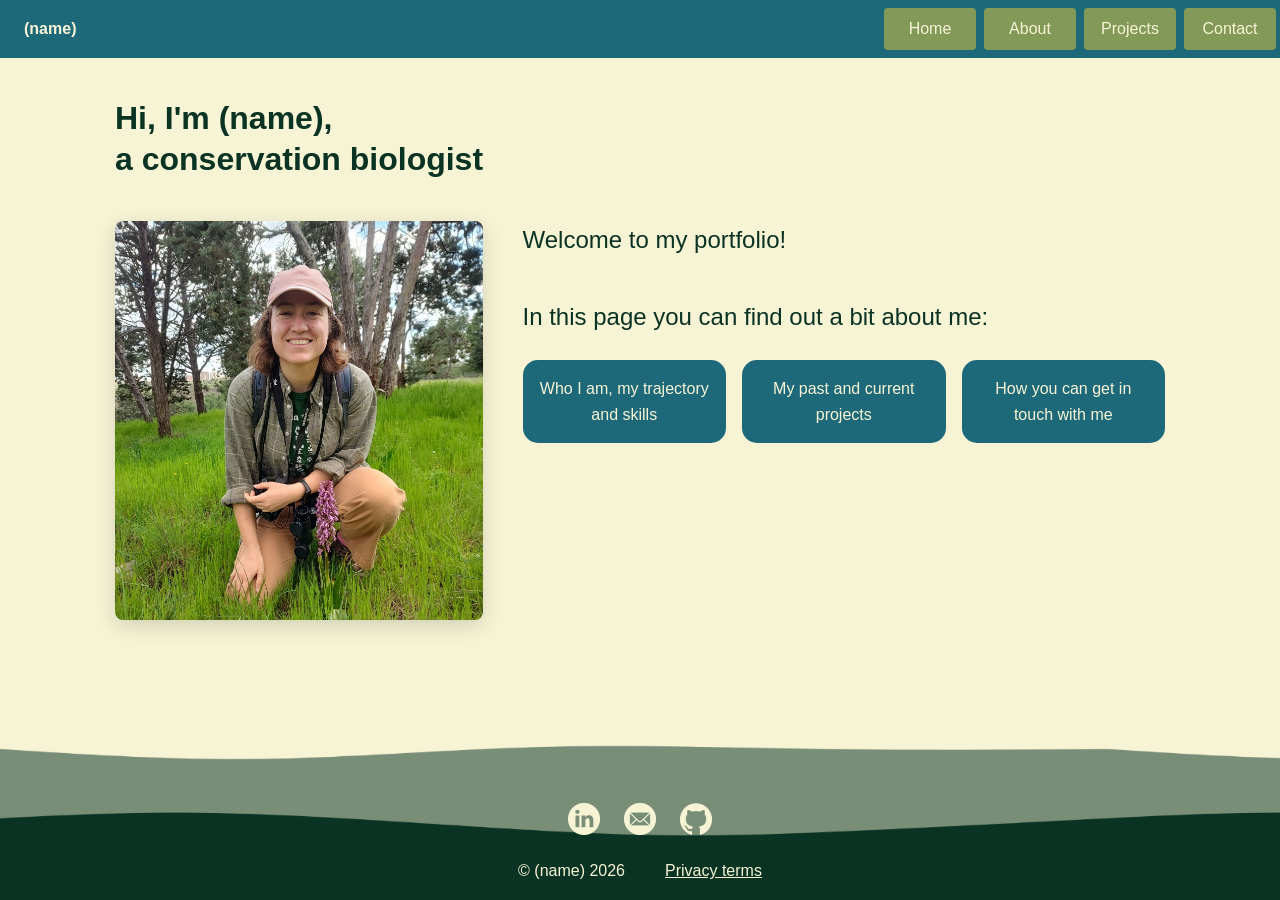
<file: lab1/index.html>
<!DOCTYPE html>
<html lang="en">
<head>
    <meta charset="UTF-8">
    <meta name="viewport" content="width=device-width, initial-scale=1.0">
    <meta name="description" content="Lab 1 for DA558A HT26 Javascript for web development">
    <title>(name) portfolio</title>
    <link rel="stylesheet" href="styles.css" />
</head>
<body>
    <div id="page-container">
        <div id="content-wrap">       
            <div class="nav-bar">
                <p class="site-name">(name)</p>
                <div class="nav-links">
                    <a href="index.html" target="_blank">Home</a>
                    <a href="about.html" target="_blank">About</a>
                    <a href="projects.html" target="_blank">Projects</a>
                    <a href="contact.html" target="_blank">Contact</a>
                </div>
            </div>

            <main>
                <h1>Hi, I'm (name),<br>a conservation biologist</h1>

                <div class="presentation">
                    <div class="presentation-img">
                        <img src="imgs/profile.jpg" alt="A picture of me, with a knee on the floor, smiling in an evergreen oak forest with a giant orchid in front.">
                    </div>

                    <div class="presentation-right">
                        <p class="presentation-text">
                            Welcome to my portfolio!<br><br>
                            In this page you can find out a bit about me:
                        </p>

                        <div class="buttons-to-pages">
                            <a href="about.html" target="_blank">Who I am, my trajectory and skills</a>
                            <a href="projects.html" target="_blank">My past and current projects</a>
                            <a href="contact.html" target="_blank">How you can get in touch with me</a>
                        </div>
                    </div>
                </div>
            </main>
        </div>

        <footer id="footer">
            <div class="footer-icons">
                <a href="https://www.linkedin.com/in/..." target="_blank"><img src="imgs/linkedin-light.png"><img></a>
                <a href="mailto:...@gmail.com" target="_blank"><img src="imgs/email-light.png"><img></a>
                <a href="https://github.com/" target="_blank"><img src="imgs/github-light.png"><img></a>
            </div>
            <div class="footer-bottom">
                <p>© (name) 2026</p>
                <a href="https://www.osano.com/articles/data-privacy-terms" target=_blank>Privacy terms</a>
            </div>
        </footer>
    </div>
</body>
</html>
</file>
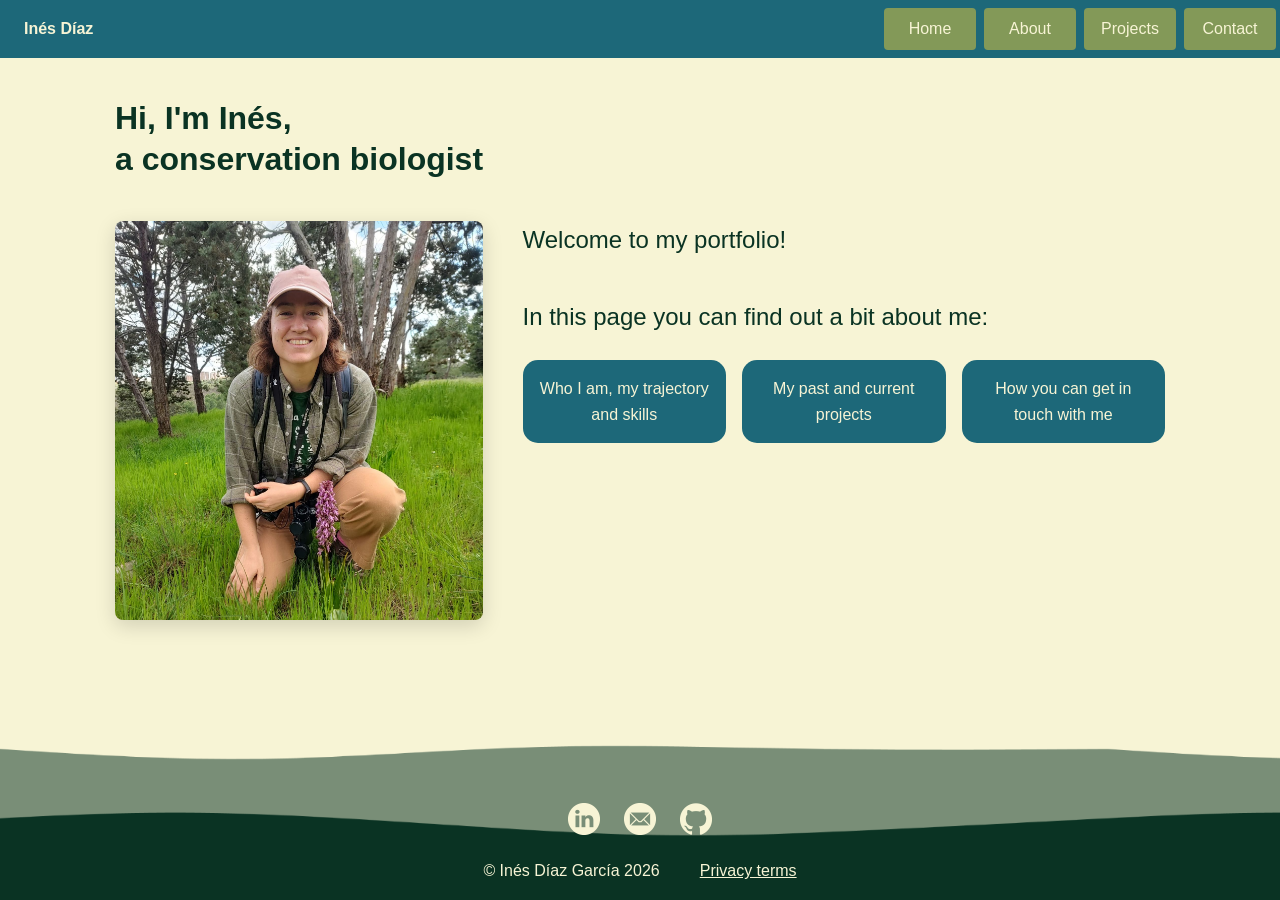
<file: lab2/index.html>
<!DOCTYPE html>
<html lang="en">
<head>
    <meta charset="UTF-8">
    <meta name="viewport" content="width=device-width, initial-scale=1.0">
    <meta name="description" content="Lab 1 for DA558A HT26 Javascript for web development">
    <title>Inés Díaz's portfolio</title>
    <link rel="stylesheet" href="css/styles.css" />
</head>
<body>
    <div id="page-container">
        <div id="content-wrap">       
            <div class="nav-bar">
                <p class="site-name">Inés Díaz</p>
                <div class="nav-links">
                    <a href="index.html" target="_blank">Home</a>
                    <a href="about.html" target="_blank">About</a>
                    <a href="projects.html" target="_blank">Projects</a>
                    <a href="contact.html" target="_blank">Contact</a>
                </div>
            </div>

            <main>
                <h1>Hi, I'm Inés,<br>a conservation biologist</h1>

                <div class="presentation">
                    <div class="presentation-img">
                        <img src="imgs/profile.jpg" alt="A picture of me, with a knee on the floor, smiling in an evergreen oak forest with a giant orchid in front.">
                    </div>

                    <div class="presentation-right">
                        <p class="presentation-text">
                            Welcome to my portfolio!<br><br>
                            In this page you can find out a bit about me:
                        </p>

                        <div class="buttons-to-pages">
                            <a href="about.html" target="_blank">Who I am, my trajectory and skills</a>
                            <a href="projects.html" target="_blank">My past and current projects</a>
                            <a href="contact.html" target="_blank">How you can get in touch with me</a>
                        </div>
                    </div>
                </div>
            </main>
        </div>

        <footer id="footer">
            <div class="footer-icons">
                <a href="https://www.linkedin.com/in/ines-diaz-garcia/" target="_blank"><img src="imgs/linkedin-light.png"></a>
                <a href="mailto:inesdiazg6@gmail.com" target="_blank"><img src="imgs/email-light.png"></a>
                <a href="https://github.com/" target="_blank"><img src="imgs/github-light.png"></a>
            </div>
            <div class="footer-bottom">
                <p>© Inés Díaz García 2026</p>
                <a href="https://www.osano.com/articles/data-privacy-terms" target=_blank>Privacy terms</a>
            </div>
        </footer>
    </div>
</body>
</html>
</file>
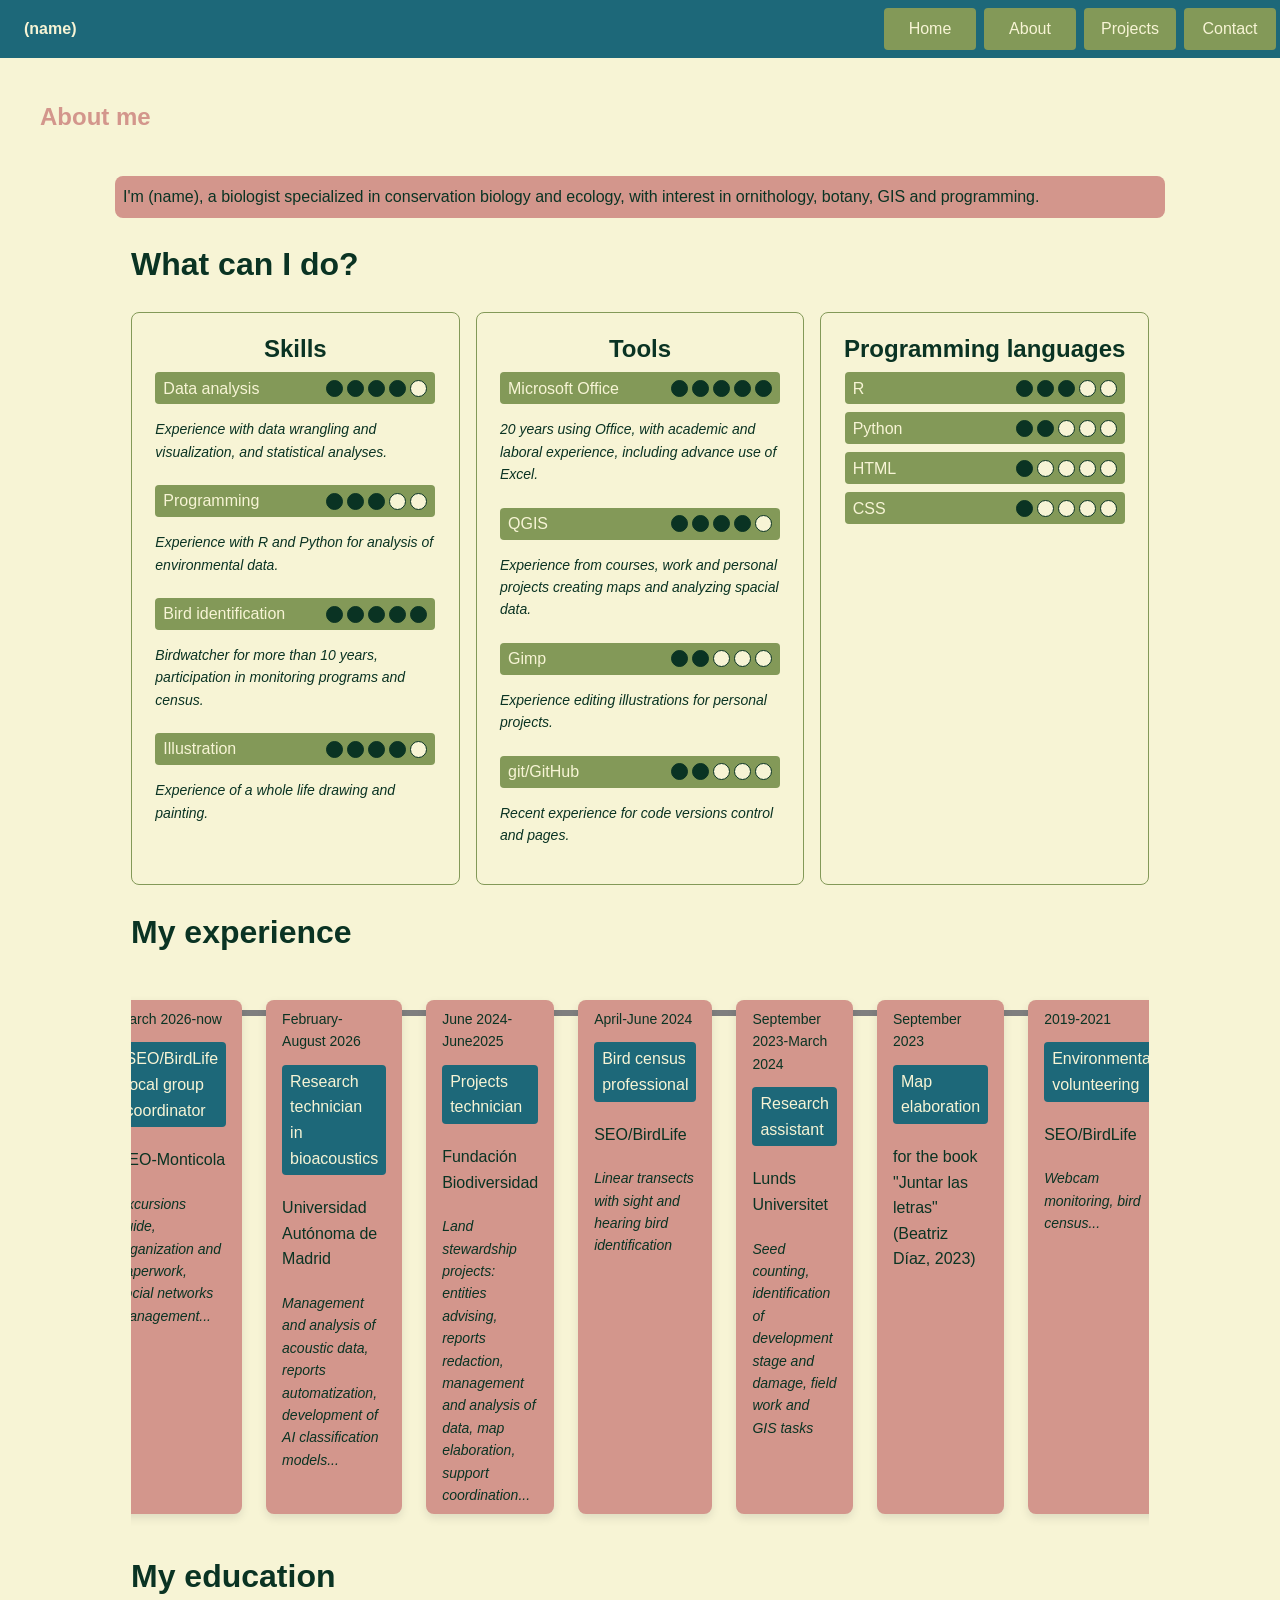
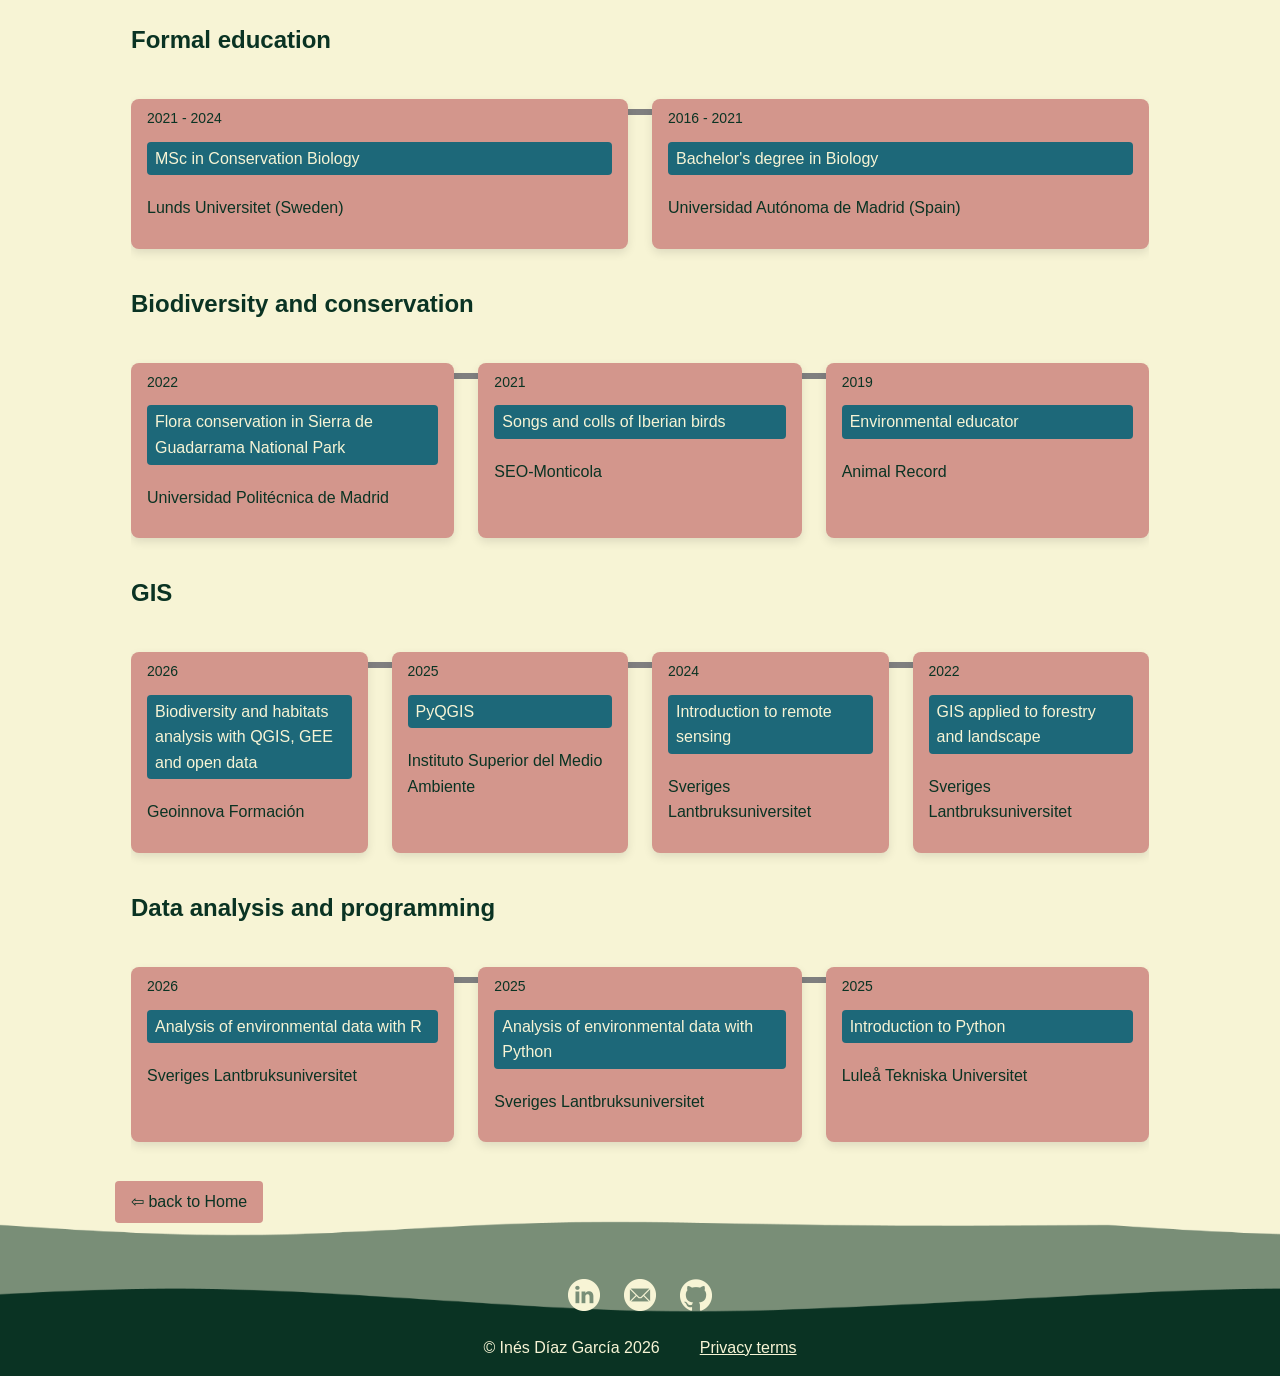
<file: lab1/about.html>
<!DOCTYPE html>
<html lang="en">
<head>
    <meta charset="UTF-8">
    <meta name="viewport" content="width=device-width, initial-scale=1.0">
    <title>About</title>
    <link rel="stylesheet" href="styles.css" />    
</head>
<body>
    <div id="page-container">
        <div id="content-wrap">
            <div class="nav-bar">
                <p class="site-name">(name)</p>
                <div class="nav-links">
                    <a href="index.html" target="_blank">Home</a>
                    <a href="about.html" target="_blank">About</a>
                    <a href="projects.html" target="_blank">Projects</a>
                    <a href="contact.html" target="_blank">Contact</a>
                </div>
            </div>

            <header>About me</header>

            <main>

                <p class="about-text">I'm (name), a biologist specialized in conservation biology and ecology, with interest in ornithology, botany, GIS and programming.</p>

                <section class="aptitudes">
                    <h2>What can I do?</h2> <!--https://www.w3schools.com/howto/howto_css_star_rating.asp-->
                    <div class="aptitudes-container">
                        <div class="aptitude-box">
                            <h3>Skills</h3>
                            <div class="aptitude-entry">
                                <div class="aptitude-item">
                                    <p>Data analysis</p>
                                    <div class="rating">
                                        <span class="circle-checked"></span>
                                        <span class="circle-checked"></span>
                                        <span class="circle-checked"></span>
                                        <span class="circle-checked"></span>
                                        <span class="circle"></span>
                                    </div>
                                </div>
                            <p class="aptitude-desc">Experience with data wrangling and visualization, and statistical analyses.</p>
                            </div>
                            <div class="aptitude-entry">
                                <div class="aptitude-item">
                                    <p>Programming</p>
                                    <div class="rating">
                                        <span class="circle-checked"></span>
                                        <span class="circle-checked"></span>
                                        <span class="circle-checked"></span>
                                        <span class="circle"></span>
                                        <span class="circle"></span>
                                    </div>
                                </div>
                                <p class="aptitude-desc">Experience with R and Python for analysis of environmental data.</p>
                            </div>
                            <div class="aptitude-entry">
                                <div class="aptitude-item">
                                    <p>Bird identification</p>
                                    <div class="rating">
                                        <span class="circle-checked"></span>
                                        <span class="circle-checked"></span>
                                        <span class="circle-checked"></span>
                                        <span class="circle-checked"></span>
                                        <span class="circle-checked"></span>
                                    </div>
                                </div>
                                <p class="aptitude-desc">Birdwatcher for more than 10 years, participation in monitoring programs and census.</p>
                            </div>
                            <div class="aptitude-entry">
                                <div class="aptitude-item">
                                    <p>Illustration</p>
                                    <div class="rating">
                                        <span class="circle-checked"></span>
                                        <span class="circle-checked"></span>
                                        <span class="circle-checked"></span>
                                        <span class="circle-checked"></span>
                                        <span class="circle"></span>
                                    </div>
                                </div>
                                <p class="aptitude-desc">Experience of a whole life drawing and painting.</p>
                            </div>
                        </div>
                        <div class="aptitude-box">
                            <h3>Tools</h3>
                            <div class="aptitude-entry">
                                <div class="aptitude-item">
                                    <p>Microsoft Office</p>
                                    <div class="rating">
                                        <span class="circle-checked"></span>
                                        <span class="circle-checked"></span>
                                        <span class="circle-checked"></span>
                                        <span class="circle-checked"></span>
                                        <span class="circle-checked"></span>
                                    </div>
                                </div>
                                <p class="aptitude-desc">20 years using Office, with academic and laboral experience, including advance use of Excel.</p>
                            </div>
                            <div class="aptitude-entry">
                                <div class="aptitude-item">
                                    <p>QGIS</p>
                                    <div class="rating">
                                        <span class="circle-checked"></span>
                                        <span class="circle-checked"></span>
                                        <span class="circle-checked"></span>
                                        <span class="circle-checked"></span>
                                        <span class="circle"></span>
                                    </div>
                                </div>
                                <p class="aptitude-desc">Experience from courses, work and personal projects creating maps and analyzing spacial data.</p>
                            </div>
                            <div class="aptitude-entry">
                                <div class="aptitude-item">
                                    <p>Gimp</p>
                                    <div class="rating">
                                        <span class="circle-checked"></span>
                                        <span class="circle-checked"></span>
                                        <span class="circle"></span>
                                        <span class="circle"></span>
                                        <span class="circle"></span>
                                    </div>
                                </div>
                                <p class="aptitude-desc">Experience editing illustrations for personal projects.</p>
                            </div>
                            <div class="aptitude-entry">
                                <div class="aptitude-item">
                                    <p>git/GitHub</p>
                                    <div class="rating">
                                        <span class="circle-checked"></span>
                                        <span class="circle-checked"></span>
                                        <span class="circle"></span>
                                        <span class="circle"></span>
                                        <span class="circle"></span>
                                    </div>
                                </div>
                                <p class="aptitude-desc">Recent experience for code versions control and pages.</p>
                            </div>
                            </div>

                        <div class="aptitude-box">
                            <h3>Programming languages</h3>
                            <div class="aptitude-entry">
                                <div class="aptitude-item">
                                    <p>R</p>
                                    <div class="rating">
                                        <span class="circle-checked"></span>
                                        <span class="circle-checked"></span>
                                        <span class="circle-checked"></span>
                                        <span class="circle"></span>
                                        <span class="circle"></span>
                                    </div>
                                </div>
                            </div>
                            <div class="aptitude-entry">
                                <div class="aptitude-item">
                                    <p>Python</p>
                                    <div class="rating">
                                        <span class="circle-checked"></span>
                                        <span class="circle-checked"></span>
                                        <span class="circle"></span>
                                        <span class="circle"></span>
                                        <span class="circle"></span>
                                    </div>
                                </div>
                            </div>
                            <div class="aptitude-entry">
                                <div class="aptitude-item">
                                    <p>HTML</p>
                                    <div class="rating">
                                        <span class="circle-checked"></span>
                                        <span class="circle"></span>
                                        <span class="circle"></span>
                                        <span class="circle"></span>
                                        <span class="circle"></span>
                                    </div>
                                </div>
                            </div>
                            <div class="aptitude-entry">
                                <div class="aptitude-item">
                                    <p>CSS</p>
                                    <div class="rating">
                                        <span class="circle-checked"></span>
                                        <span class="circle"></span>
                                        <span class="circle"></span>
                                        <span class="circle"></span>
                                        <span class="circle"></span>
                                    </div>
                                </div>
                            </div>
                        </div>
                    </div>

                </section>

                <section class="timeline">
                    <h2>My experience</h2>
                    <ul>
                        <li>
                            <div class="timeline-box">
                                <div class="flag-wrapper">
                                    <span class="time">2019-2021</span>
                                    <span class="flag">Environmental volunteering</span>
                                    <p>SEO/BirdLife</p>
                                </div>
                                <div class="timeline-desc">Webcam monitoring, bird census...</div>
                            </div>
                        </li>
                        <li>
                            <div class="timeline-box">
                                <div class="flag-wrapper">
                                    <span class="time">September 2023</span>                            
                                    <span class="flag">Map elaboration</span>
                                    <p>for the book "Juntar las letras" (Beatriz Díaz, 2023)</p>
                                </div>
                            </div>
                        </li>
                        <li>
                            <div class="timeline-box">
                                <div class="flag-wrapper">
                                    <span class="time">September 2023-March 2024</span>
                                    <span class="flag">Research assistant</span>
                                    <p>Lunds Universitet</p>
                                </div>
                                <div class="timeline-desc">Seed counting, identification of development stage and damage, field work and GIS tasks</div>
                            </div>
                        </li>
                                        <li>
                            <div class="timeline-box">
                                <div class="flag-wrapper">
                                    <span class="time">April-June 2024</span>
                                    <span class="flag">Bird census professional</span>
                                    <p>SEO/BirdLife</p>
                                </div>
                                <div class="timeline-desc">Linear transects with sight and hearing bird identification</div>
                            </div>
                        </li>
                        </li>
                        <li>
                            <div class="timeline-box">
                                <div class="flag-wrapper">
                                    <span class="time">June 2024-June2025</span>
                                    <span class="flag">Projects technician</span>
                                    <p>Fundación Biodiversidad</p>
                                </div>
                                <div class="timeline-desc">Land stewardship projects: entities advising, reports redaction, management and analysis of data, map elaboration, support coordination...</div>
                            </div>
                        </li>
                        <li>
                            <div class="timeline-box">
                                <div class="flag-wrapper">
                                    <span class="time">February-August 2026</span>
                                    <span class="flag">Research technician in bioacoustics</span>
                                    <p>Universidad Autónoma de Madrid</p>
                                </div>
                                <div class="timeline-desc">Management and analysis of acoustic data, reports automatization, development of AI classification models...</div>
                            </div>
                        </li>
                        <li>
                            <div class="timeline-box">
                                <div class="flag-wrapper">
                                    <span class="time">March 2026-now</span>
                                    <span class="flag">SEO/BirdLife local group coordinator</span>
                                    <p>SEO-Monticola</p>
                                </div>
                                <div class="timeline-desc">Excursions guide, organization and paperwork, social networks management...</div>
                            </div>
                        </li>
                    </ul>                               
                </section>

                <section class="timeline">
                    <h2>My education</h2>
                    <h3>Formal education</h3>
                    <ul>
                        <li>
                            <div class="timeline-box">
                                <div class="flag-wrapper">
                                    <span class="time">2016 - 2021</span>
                                    <span class="flag">Bachelor's degree in Biology</span>
                                    <p>Universidad Autónoma de Madrid (Spain)</p>
                                </div>
                            </div>
                        </li>
                        <li>
                            <div class="timeline-box">
                                <div class="flag-wrapper">
                                    <span class="time">2021 - 2024</span>                            
                                    <span class="flag">MSc in Conservation Biology</span>
                                    <p>Lunds Universitet (Sweden)</p>
                                </div>
                            </div>
                        </li>
                    </ul>
                    <h3>Biodiversity and conservation</h3>
                    <ul>
                        <li>
                            <div class="timeline-box">
                                <div class="flag-wrapper">
                                    <span class="time">2019</span>
                                    <span class="flag">Environmental educator</span>
                                    <p>Animal Record</p>
                                </div>
                            </div>
                        </li>
                        <li>
                            <div class="timeline-box">
                                <div class="flag-wrapper">
                                    <span class="time">2021</span>                            
                                    <span class="flag">Songs and colls of Iberian birds</span>
                                    <p>SEO-Monticola</p>
                                </div>
                            </div>
                        </li>
                                        <li>
                            <div class="timeline-box">
                                <div class="flag-wrapper">
                                    <span class="time">2022</span>                            
                                    <span class="flag">Flora conservation in Sierra de Guadarrama National Park</span>
                                    <p>Universidad Politécnica de Madrid</p>
                                </div>
                            </div>
                        </li>
                    </ul>                        
                    <h3>GIS</h3>
                    <ul>
                        <li>
                            <div class="timeline-box">
                                <div class="flag-wrapper">
                                    <span class="time">2022</span>
                                    <span class="flag">GIS applied to forestry and landscape</span>
                                    <p>Sveriges Lantbruksuniversitet</p>
                                </div>
                            </div>
                        </li>
                        <li>
                            <div class="timeline-box">
                                <div class="flag-wrapper">
                                    <span class="time">2024</span>
                                    <span class="flag">Introduction to remote sensing</span>
                                    <p>Sveriges Lantbruksuniversitet</p>
                                </div>
                            </div>
                        </li>
                        <li>
                            <div class="timeline-box">
                                <div class="flag-wrapper">
                                    <span class="time">2025</span>                            
                                    <span class="flag">PyQGIS</span>
                                    <p>Instituto Superior del Medio Ambiente</p>
                                </div>
                            </div>
                        </li>
                                        <li>
                            <div class="timeline-box">
                                <div class="flag-wrapper">
                                    <span class="time">2026</span>                            
                                    <span class="flag">Biodiversity and habitats analysis with QGIS, GEE and open data</span>
                                    <p>Geoinnova Formación</p>
                                </div>
                            </div>
                        </li>
                    </ul>
                    <h3>Data analysis and programming</h3>
                    <ul>
                        <li>
                            <div class="timeline-box">
                                <div class="flag-wrapper">
                                    <span class="time">2025</span>                            
                                    <span class="flag">Introduction to Python</span>
                                    <p>Luleå Tekniska Universitet</p>
                                </div>
                            </div>
                        </li>
                        <li>
                            <div class="timeline-box">
                                <div class="flag-wrapper">
                                    <span class="time">2025</span>
                                    <span class="flag">Analysis of environmental data with Python</span>
                                    <p>Sveriges Lantbruksuniversitet</p>
                                </div>
                            </div>
                        </li>
                        <li>
                            <div class="timeline-box">
                                <div class="flag-wrapper">
                                    <span class="time">2026</span>
                                    <span class="flag">Analysis of environmental data with R</span>
                                    <p>Sveriges Lantbruksuniversitet</p>
                                </div>
                            </div>
                        </li>
                    </ul>                                     
                </section>

                <a class="back-home" href="index.html">&#8678; back to Home</a>
                
            </main>
        </div>
        <footer id="footer">
            <div class="footer-icons">
                <a href="https://www.linkedin.com/in/ines-diaz-garcia/" target="_blank"><img src="imgs/linkedin-light.png"><img></a>
                <a href="mailto:inesdiazg6@gmail.com" target="_blank"><img src="imgs/email-light.png"><img></a>
                <a href="https://github.com/" target="_blank"><img src="imgs/github-light.png"><img></a>
            </div>
            <div class="footer-bottom">
                <p>© Inés Díaz García 2026</p>
                <a href="https://www.osano.com/articles/data-privacy-terms" target=_blank>Privacy terms</a>
            </div>
        </footer>
    </div>
</body>
</html>
</file>
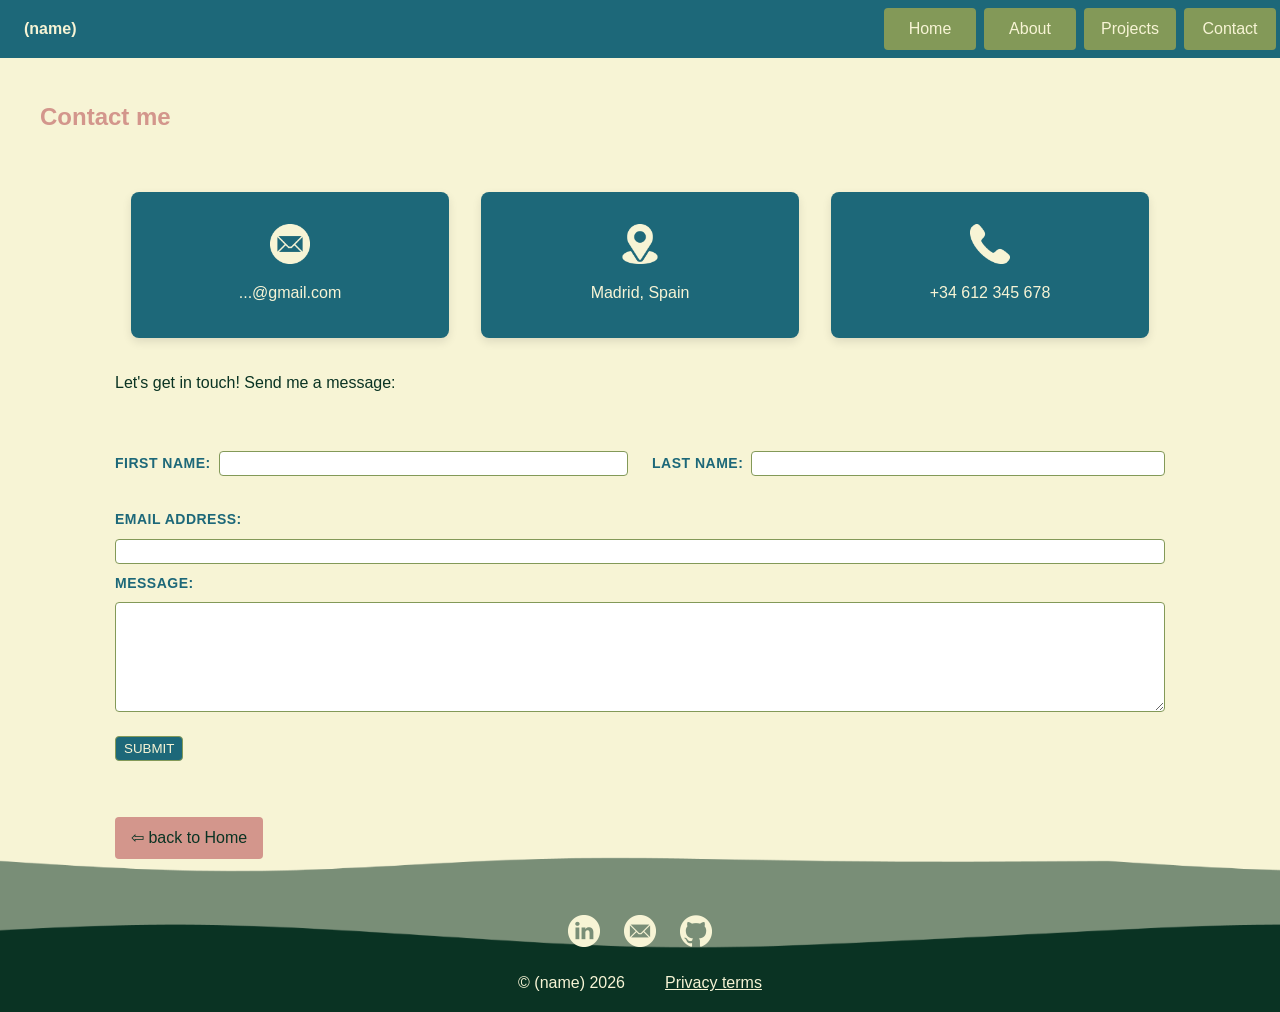
<file: lab1/contact.html>
<!DOCTYPE html>
<html lang="en">
<head>
    <meta charset="UTF-8">
    <meta name="viewport" content="width=device-width, initial-scale=1.0">
    <title>Contact</title>
    <link rel="stylesheet" href="styles.css" />    
</head>
<body>
    <div id="page-container">
        <div id="content-wrap">
            <div class="nav-bar">
                <p class="site-name">(name)</p>
                <div class="nav-links">
                    <a href="index.html" target="_blank">Home</a>
                    <a href="about.html" target="_blank">About</a>
                    <a href="projects.html" target="_blank">Projects</a>
                    <a href="contact.html" target="_blank">Contact</a>
                </div>
            </div>

            <header>Contact me</header>

            <main>
                <div class="contact-info">
                    <div class="contact-info-item">
                        <img src="imgs/email-light.png">
                        <a href="mailto:...@gmail.com" target="_blank">...@gmail.com</a>
                    </div>
                    <div class="contact-info-item">
                        <img src="imgs/location-light.png">
                        <p>Madrid, Spain</p>
                    </div>
                    <div class="contact-info-item">
                        <img src="imgs/phone-light.png">
                        <p>+34 612 345 678</p>
                    </div>
                </div>

                <p>Let's get in touch! Send me a message:</p>
                    <form action="" method="post" class="form">
                        <div class="form-top">
                            <div class="form-top-item">
                                <label for="fname">First name:</label>
                                <input type="text" id="fname" name="fname"/>
                            </div>
                            <div class="form-top-item">
                                <label for="lname">Last name:</label>
                                <input type="text" id="lname" name="lname">
                            </div>
                        </div>
                        <div class="form-bottom">
                            <label for="email-add">Email address:</label>
                            <input type="email" name="email" id="email-add">
                            <label for="msg">Message:</label>
                            <textarea name="msg" id="msg"></textarea> <!---I learnt in https://www.w3schools.com/ about <textarea>-->
                            <input type="submit" value="SUBMIT" class="submit-button">
                        </div>
                    </form>
                <a class="back-home" href="index.html">&#8678; back to Home</a>
            </main>
        </div>

        <footer id="footer">
            <div class="footer-icons">
                <a href="https://www.linkedin.com/in/.../" target="_blank"><img src="imgs/linkedin-light.png"><img></a>
                <a href="mailto:...@gmail.com" target="_blank"><img src="imgs/email-light.png"><img></a>
                <a href="https://github.com/" target="_blank"><img src="imgs/github-light.png"><img></a>
            </div>
            <div class="footer-bottom">
                <p>© (name) 2026</p>
                <a href="https://www.osano.com/articles/data-privacy-terms" target=_blank>Privacy terms</a>
            </div>
        </footer>
    </div>
</body>
</html>
</file>
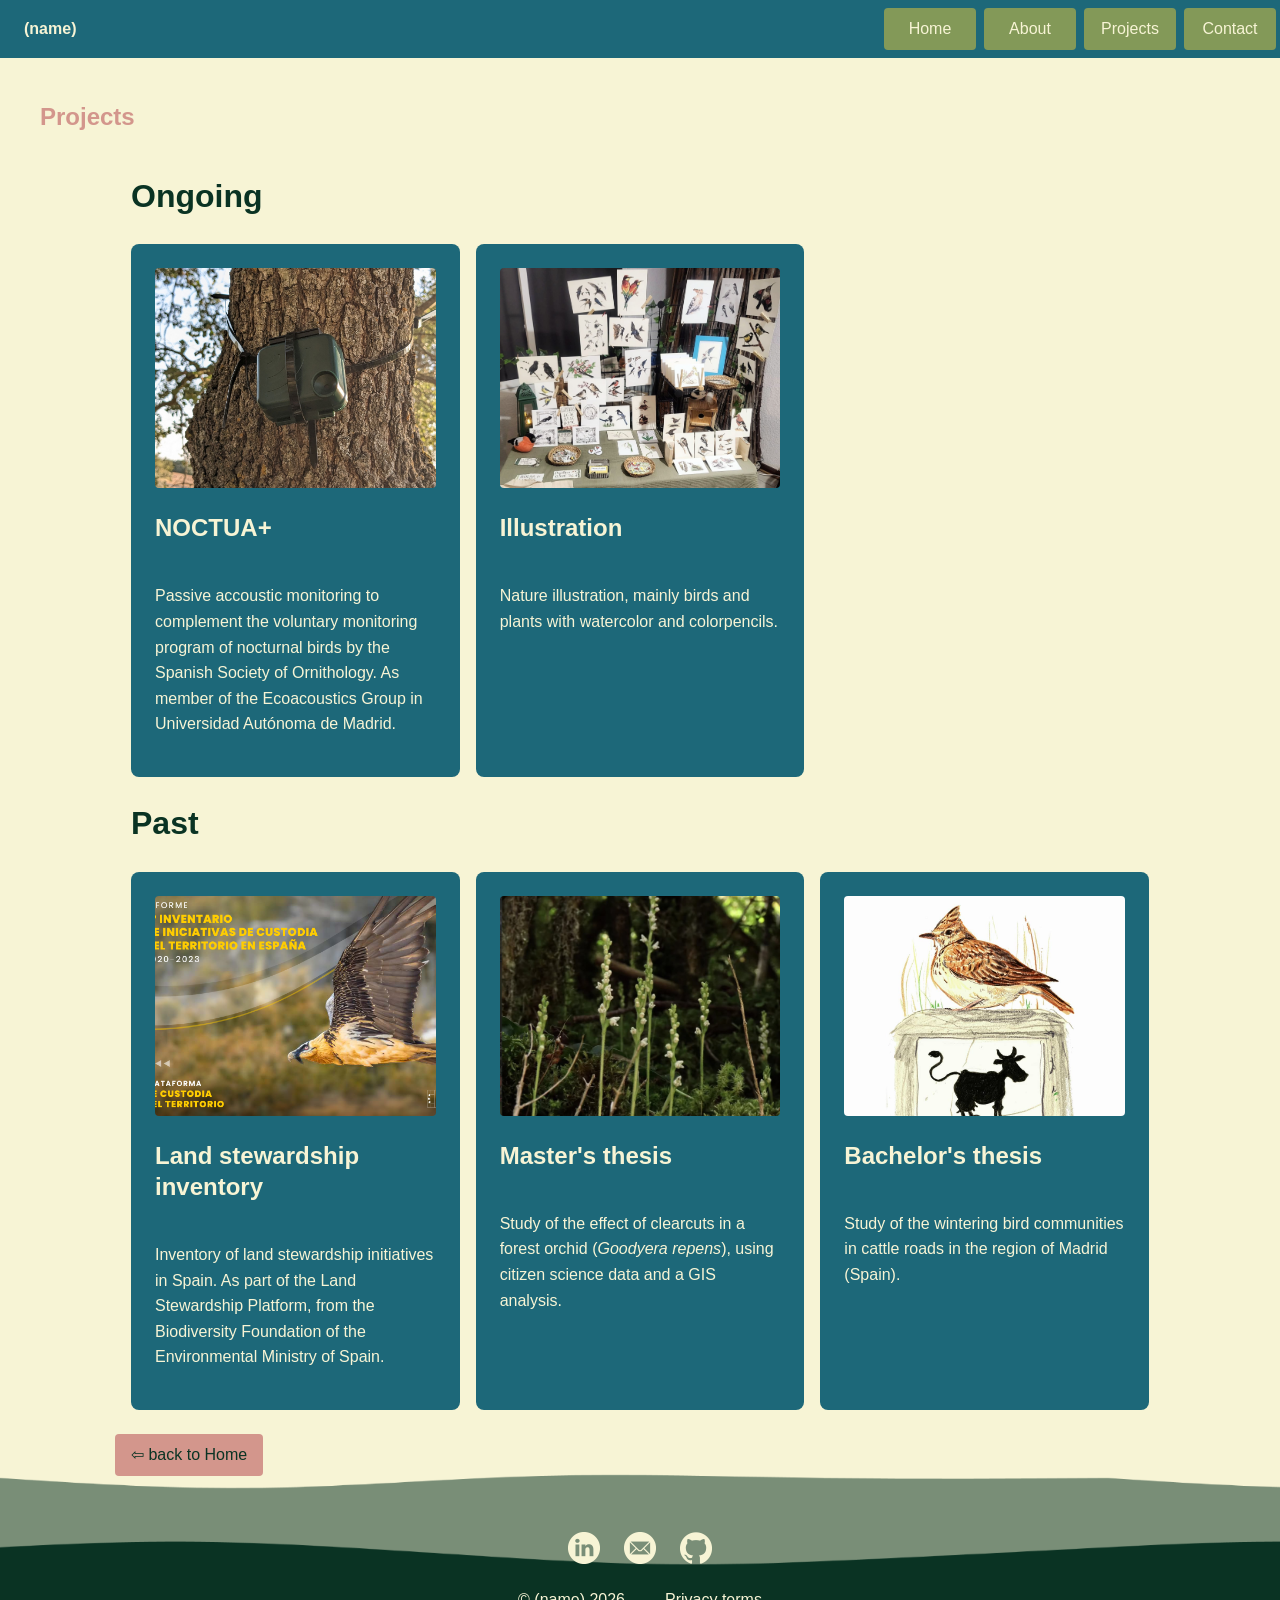
<file: lab1/projects.html>
<!DOCTYPE html>
<html lang="en">
<head>
    <meta charset="UTF-8">
    <meta name="viewport" content="width=device-width, initial-scale=1.0">
    <title>Projects</title>
    <link rel="stylesheet" href="styles.css" />
</head>
<body>
    <div id="page-container">
        <div id="content-wrap">
            <div class="nav-bar">
                <p class="site-name">(name)</p>
                <div class="nav-links">
                    <a href="index.html" target="_blank">Home</a>
                    <a href="about.html" target="_blank">About</a>
                    <a href="projects.html" target="_blank">Projects</a>
                    <a href="contact.html" target="_blank">Contact</a>
                </div>
            </div>

            <header>Projects</header>

            <main>
                
                <section class="projects">
                    <h2>Ongoing</h2>
                    <div class="projects-container">
                        <div class="project-box">
                            <div class="project-content">
                                <img src="imgs/recorder.jpg" alt='A photo of an autonomous recorder (brand "AudioMoth") tied to a tree trunk.'>
                                <h3>NOCTUA+</h3>
                                <p>Passive accoustic monitoring to complement the voluntary monitoring program of nocturnal birds by the Spanish Society of Ornithology. As member of the Ecoacoustics Group in Universidad Autónoma de Madrid.</p>
                            </div>
                        </div>
                        <div class="project-box">
                            <div class="project-content">
                                <img src="imgs/illustration.jpg" alt="A photo of a stand in a crafts fair. It's a table with a green cloth and aroun 30 prints of bird illustrations, some in horizontal in the table but most in vertical in a black metal grid.">
                                <h3>Illustration</h3>
                                <p>Nature illustration, mainly birds and plants with watercolor and colorpencils.</p>
                            </div>
                        </div>
                        <div class="project-box-fake">
                        </div>
                    </div>
                </section>
                <section class="projects">
                    <h2>Past</h2>
                    <div class="projects-container">
                        <div class="project-box">
                            <div class="project-content">
                                <img src="imgs/report.png" alt="A screenshot of the front page of the report ">
                                <h3>Land stewardship inventory</h3>
                                <p>Inventory of land stewardship initiatives in Spain. As part of the Land Stewardship Platform, from the Biodiversity Foundation of the Environmental Ministry of Spain.</p>
                            </div>
                        </div>
                        <div class="project-box">
                            <div class="project-content">
                                <img src="imgs/orchid.png" alt='A photo of the orchid <i>Goodyera repens</i> in a forest in Huesca (Spain). Several floral stems appear in the front with small green flowers, with moss and branches in the background.'>
                                <h3>Master's thesis</h3>
                                <p>Study of the effect of clearcuts in a forest orchid (<i>Goodyera repens</i>), using citizen science data and a GIS analysis.</p>
                            </div>
                        </div>
                        <div class="project-box">
                            <div class="project-content">
                                <img src="imgs\bach-thesis.png" alt="An illustration of a crested lark (<i>Gallerida cristata</i>) on top of a cattle road boundary stone, based on a photo taken in Madrid (Spain).">
                                <h3>Bachelor's thesis</h3>
                                <p>Study of the wintering bird communities in cattle roads in the region of Madrid (Spain).</p>
                            </div>
                        </div>
                    </div>
                </section>
                <a class="back-home" href="index.html">&#8678; back to Home</a>
                
            </main>
        </div>
        <footer id="footer">
            <div class="footer-icons">
                <a href="https://www.linkedin.com/in/..." target="_blank"><img src="imgs/linkedin-light.png"><img></a>
                <a href="mailto:...@gmail.com" target="_blank"><img src="imgs/email-light.png"><img></a>
                <a href="https://github.com/" target="_blank"><img src="imgs/github-light.png"><img></a>
            </div>
            <div class="footer-bottom">
                <p>© (name) 2026</p>
                <a href="https://www.osano.com/articles/data-privacy-terms" target=_blank>Privacy terms</a>
            </div>
        </footer>

    </div>
</body>
</html>
</file>
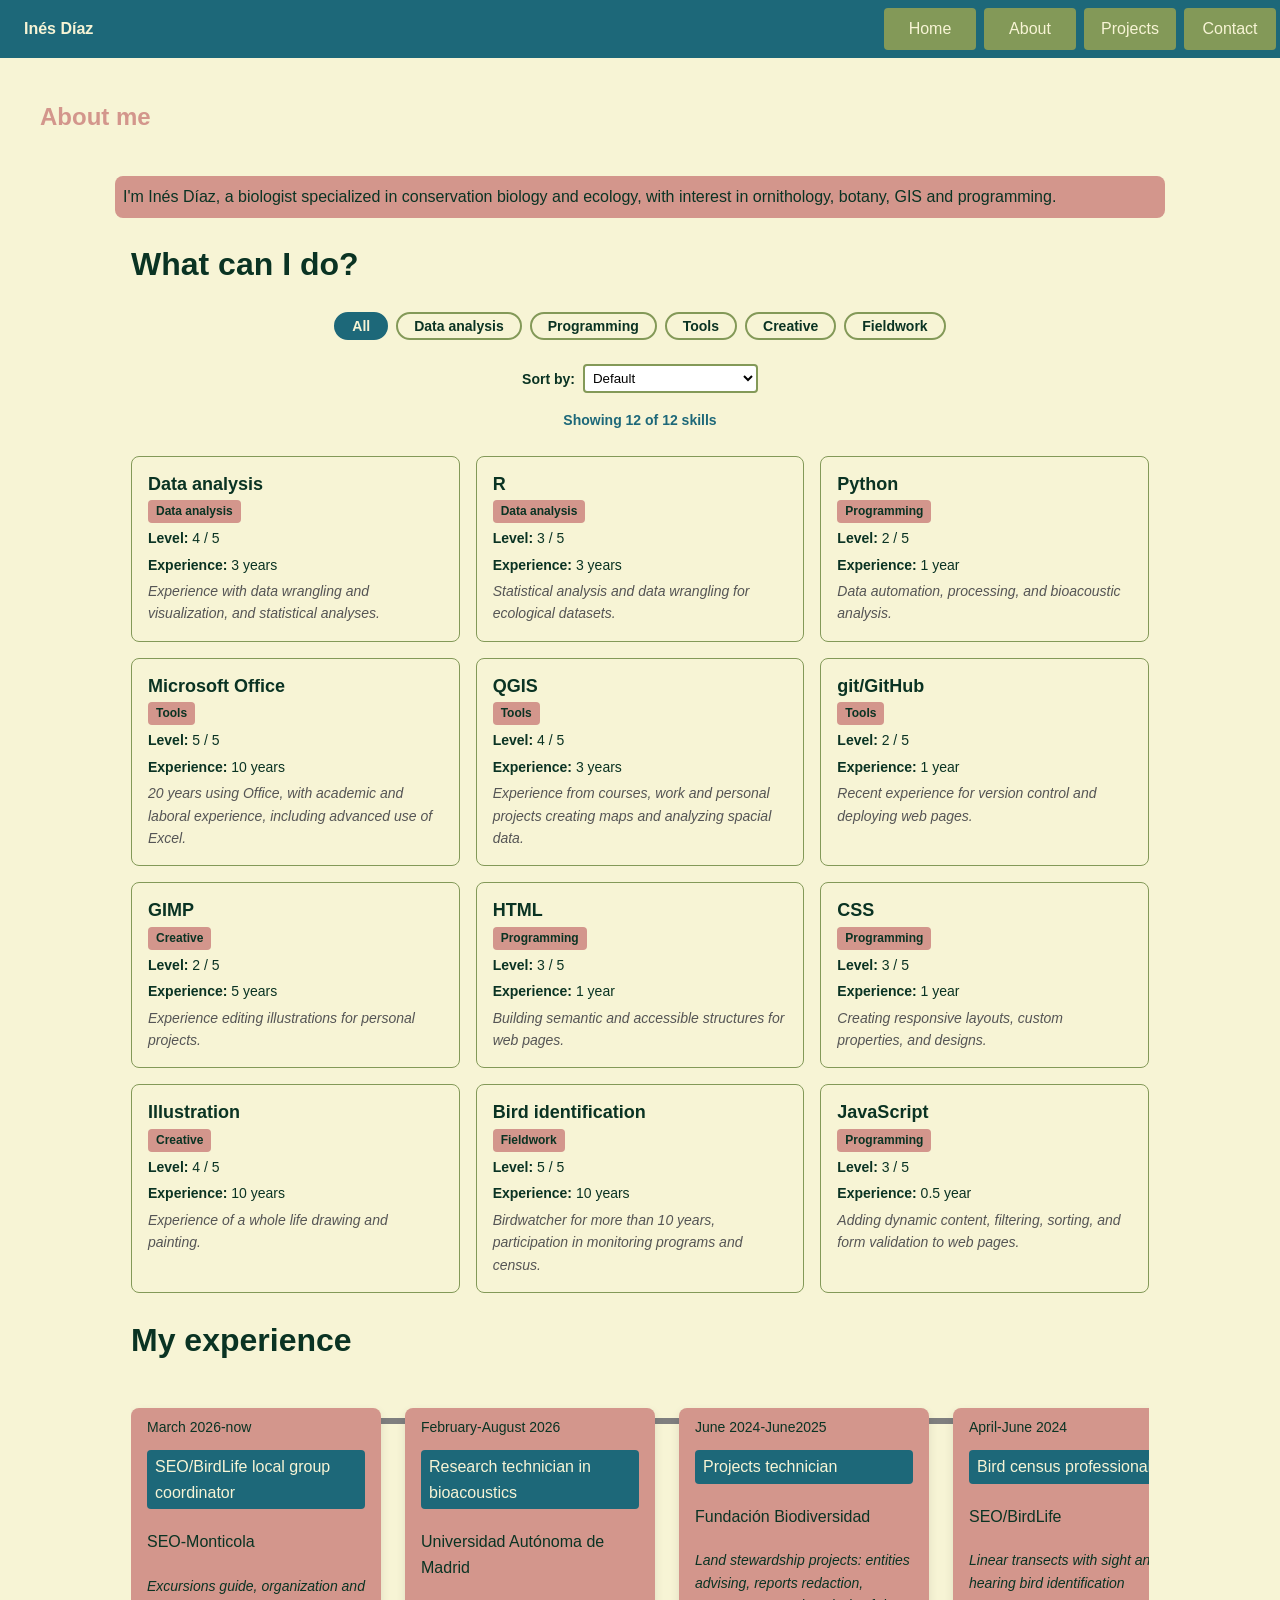
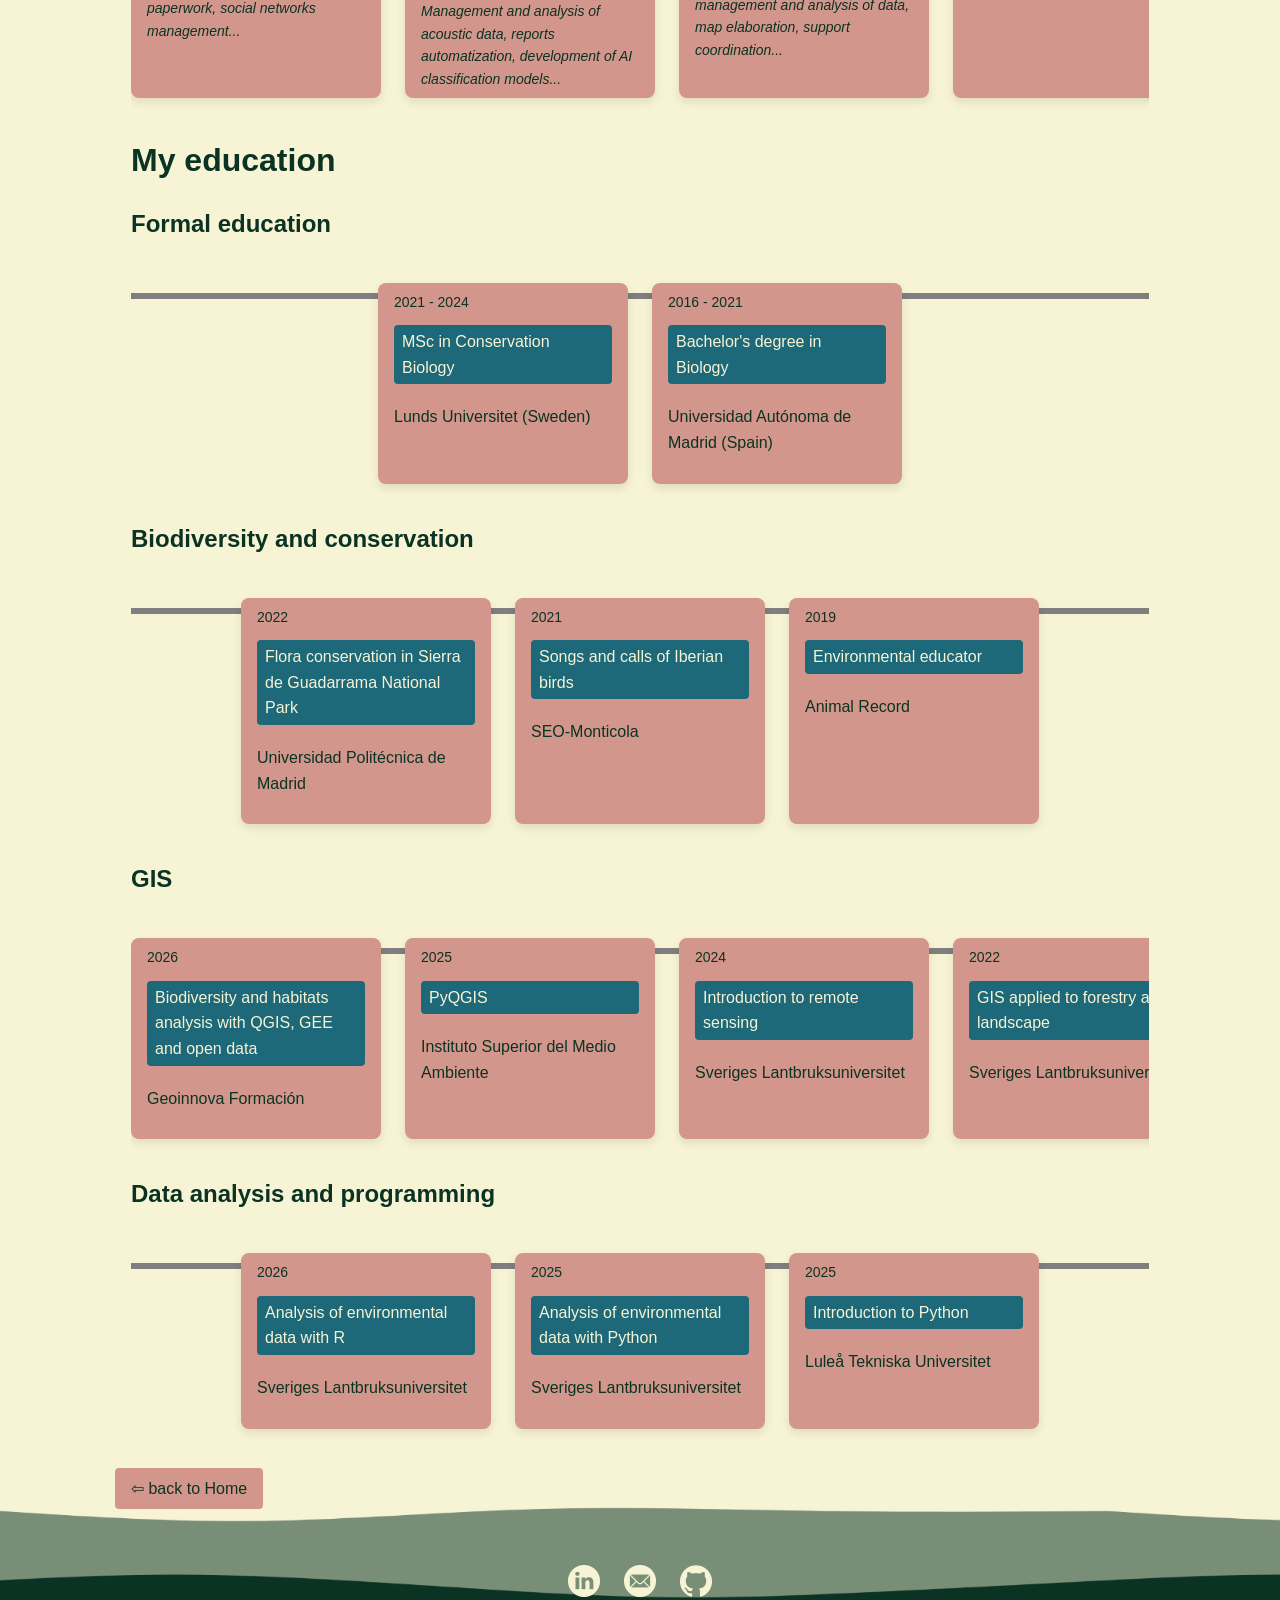
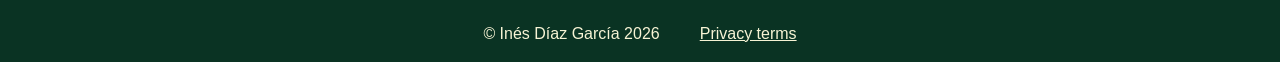
<file: lab2/about.html>
<!DOCTYPE html>
<html lang="en">
<head>
    <meta charset="UTF-8">
    <meta name="viewport" content="width=device-width, initial-scale=1.0">
    <title>About</title>
    <link rel="stylesheet" href="css/styles.css" />
    <link rel="stylesheet" href="css/skills.css" />
    <script src="js/skills.js" defer></script> 
</head>
<body>
    <div id="page-container">
        <div id="content-wrap">
            <div class="nav-bar">
                <p class="site-name">Inés Díaz</p>
                <div class="nav-links">
                    <a href="index.html" target="_blank">Home</a>
                    <a href="about.html" target="_blank">About</a>
                    <a href="projects.html" target="_blank">Projects</a>
                    <a href="contact.html" target="_blank">Contact</a>
                </div>
            </div>

            <header>About me</header>

            <main>

                <p class="about-text">I'm Inés Díaz, a biologist specialized in conservation biology and ecology, with interest in ornithology, botany, GIS and programming.</p>

                <section class="aptitudes">
                    <h2>What can I do?</h2>
                    
                    <div id="skills-controls" class="skills-controls"></div>
                    <div id="skills-sort-counter" class="skills-sort-counter">

                        <div class="sort-wrapper">
                            <label for="sort-select">Sort by:</label>
                            <select id="sort-select">
                                <option value="default">Default</option>
                                <option value="proficiency">Proficiency (high to low)</option>
                                <option value="experience">Experience (high to low)</option>
                                <option value="name">Name (A-Z)</option>
                            </select>
                        </div>
                        
                        <span id="results-counter" aria-live="polite">Showing 11 of 11 skills</span>

                    </div>

                    <div id="skills-container" class="skills-grid"></div>

                </section>

                <section class="timeline">
                    <h2>My experience</h2>
                    <ul>
                        <li>
                            <div class="timeline-box">
                                <div class="flag-wrapper">
                                    <span class="time">March 2026-now</span>
                                    <span class="flag">SEO/BirdLife local group coordinator</span>
                                    <p>SEO-Monticola</p>
                                </div>
                                <div class="timeline-desc">Excursions guide, organization and paperwork, social networks management...</div>
                            </div>
                        </li>
                        <li>
                            <div class="timeline-box">
                                <div class="flag-wrapper">
                                    <span class="time">February-August 2026</span>
                                    <span class="flag">Research technician in bioacoustics</span>
                                    <p>Universidad Autónoma de Madrid</p>
                                </div>
                                <div class="timeline-desc">Management and analysis of acoustic data, reports automatization, development of AI classification models...</div>
                            </div>
                        </li>
                        <li>
                            <div class="timeline-box">
                                <div class="flag-wrapper">
                                    <span class="time">June 2024-June2025</span>
                                    <span class="flag">Projects technician</span>
                                    <p>Fundación Biodiversidad</p>
                                </div>
                                <div class="timeline-desc">Land stewardship projects: entities advising, reports redaction, management and analysis of data, map elaboration, support coordination...</div>
                            </div>
                        </li>
                        <li>
                            <div class="timeline-box">
                                <div class="flag-wrapper">
                                    <span class="time">April-June 2024</span>
                                    <span class="flag">Bird census professional</span>
                                    <p>SEO/BirdLife</p>
                                </div>
                                <div class="timeline-desc">Linear transects with sight and hearing bird identification</div>
                            </div>
                        </li>
                        <li>
                            <div class="timeline-box">
                                <div class="flag-wrapper">
                                    <span class="time">September 2023-March 2024</span>
                                    <span class="flag">Research assistant</span>
                                    <p>Lunds Universitet</p>
                                </div>
                                <div class="timeline-desc">Seed counting, identification of development stage and damage, field work and GIS tasks</div>
                            </div>
                        </li>
                        <li>
                            <div class="timeline-box">
                                <div class="flag-wrapper">
                                    <span class="time">September 2023</span>                            
                                    <span class="flag">Map elaboration</span>
                                    <p>for the book "Juntar las letras" (Beatriz Díaz, 2023)</p>
                                </div>
                            </div>
                        </li>
                        <li>
                            <div class="timeline-box">
                                <div class="flag-wrapper">
                                    <span class="time">2019-2021</span>
                                    <span class="flag">Environmental volunteering</span>
                                    <p>SEO/BirdLife</p>
                                </div>
                                <div class="timeline-desc">Webcam monitoring, bird census...</div>
                            </div>
                        </li>
                    </ul>                               
                </section>

                <section class="timeline">
                    <h2>My education</h2>
                    <h3>Formal education</h3>
                    <ul>
                        <li>
                            <div class="timeline-box">
                                <div class="flag-wrapper">
                                    <span class="time">2021 - 2024</span>                            
                                    <span class="flag">MSc in Conservation Biology</span>
                                    <p>Lunds Universitet (Sweden)</p>
                                </div>
                            </div>
                        </li>
                        <li>
                            <div class="timeline-box">
                                <div class="flag-wrapper">
                                    <span class="time">2016 - 2021</span>
                                    <span class="flag">Bachelor's degree in Biology</span>
                                    <p>Universidad Autónoma de Madrid (Spain)</p>
                                </div>
                            </div>
                        </li>
                    </ul>
                    <h3>Biodiversity and conservation</h3>
                    <ul>
                        <li>
                            <div class="timeline-box">
                                <div class="flag-wrapper">
                                    <span class="time">2022</span>                            
                                    <span class="flag">Flora conservation in Sierra de Guadarrama National Park</span>
                                    <p>Universidad Politécnica de Madrid</p>
                                </div>
                            </div>
                        </li>
                        <li>
                            <div class="timeline-box">
                                <div class="flag-wrapper">
                                    <span class="time">2021</span>                            
                                    <span class="flag">Songs and calls of Iberian birds</span>
                                    <p>SEO-Monticola</p>
                                </div>
                            </div>
                        </li>
                        <li>
                            <div class="timeline-box">
                                <div class="flag-wrapper">
                                    <span class="time">2019</span>
                                    <span class="flag">Environmental educator</span>
                                    <p>Animal Record</p>
                                </div>
                            </div>
                        </li>
                    </ul>                        
                    <h3>GIS</h3>
                    <ul>
                        <li>
                            <div class="timeline-box">
                                <div class="flag-wrapper">
                                    <span class="time">2026</span>                            
                                    <span class="flag">Biodiversity and habitats analysis with QGIS, GEE and open data</span>
                                    <p>Geoinnova Formación</p>
                                </div>
                            </div>
                        </li>
                        <li>
                            <div class="timeline-box">
                                <div class="flag-wrapper">
                                    <span class="time">2025</span>                            
                                    <span class="flag">PyQGIS</span>
                                    <p>Instituto Superior del Medio Ambiente</p>
                                </div>
                            </div>
                        </li>
                        <li>
                            <div class="timeline-box">
                                <div class="flag-wrapper">
                                    <span class="time">2024</span>
                                    <span class="flag">Introduction to remote sensing</span>
                                    <p>Sveriges Lantbruksuniversitet</p>
                                </div>
                            </div>
                        </li>
                        <li>
                            <div class="timeline-box">
                                <div class="flag-wrapper">
                                    <span class="time">2022</span>
                                    <span class="flag">GIS applied to forestry and landscape</span>
                                    <p>Sveriges Lantbruksuniversitet</p>
                                </div>
                            </div>
                        </li>
                    </ul>
                    <h3>Data analysis and programming</h3>
                    <ul>
                        <li>
                            <div class="timeline-box">
                                <div class="flag-wrapper">
                                    <span class="time">2026</span>
                                    <span class="flag">Analysis of environmental data with R</span>
                                    <p>Sveriges Lantbruksuniversitet</p>
                                </div>
                            </div>
                        </li>
                        <li>
                            <div class="timeline-box">
                                <div class="flag-wrapper">
                                    <span class="time">2025</span>
                                    <span class="flag">Analysis of environmental data with Python</span>
                                    <p>Sveriges Lantbruksuniversitet</p>
                                </div>
                            </div>
                        </li>
                        <li>
                            <div class="timeline-box">
                                <div class="flag-wrapper">
                                    <span class="time">2025</span>                            
                                    <span class="flag">Introduction to Python</span>
                                    <p>Luleå Tekniska Universitet</p>
                                </div>
                            </div>
                        </li>
                    </ul>                                     
                </section>

                <a class="back-home" href="index.html">&#8678; back to Home</a>
                
            </main>
        </div>
        <footer id="footer">
            <div class="footer-icons">
                <a href="https://www.linkedin.com/in/ines-diaz-garcia/" target="_blank"><img src="imgs/linkedin-light.png"></a>
                <a href="mailto:inesdiazg6@gmail.com" target="_blank"><img src="imgs/email-light.png"></a>
                <a href="https://github.com/" target="_blank"><img src="imgs/github-light.png"></a>
            </div>
            <div class="footer-bottom">
                <p>© Inés Díaz García 2026</p>
                <a href="https://www.osano.com/articles/data-privacy-terms" target=_blank>Privacy terms</a>
            </div>
        </footer>
    </div>
</body>
</html>
</file>
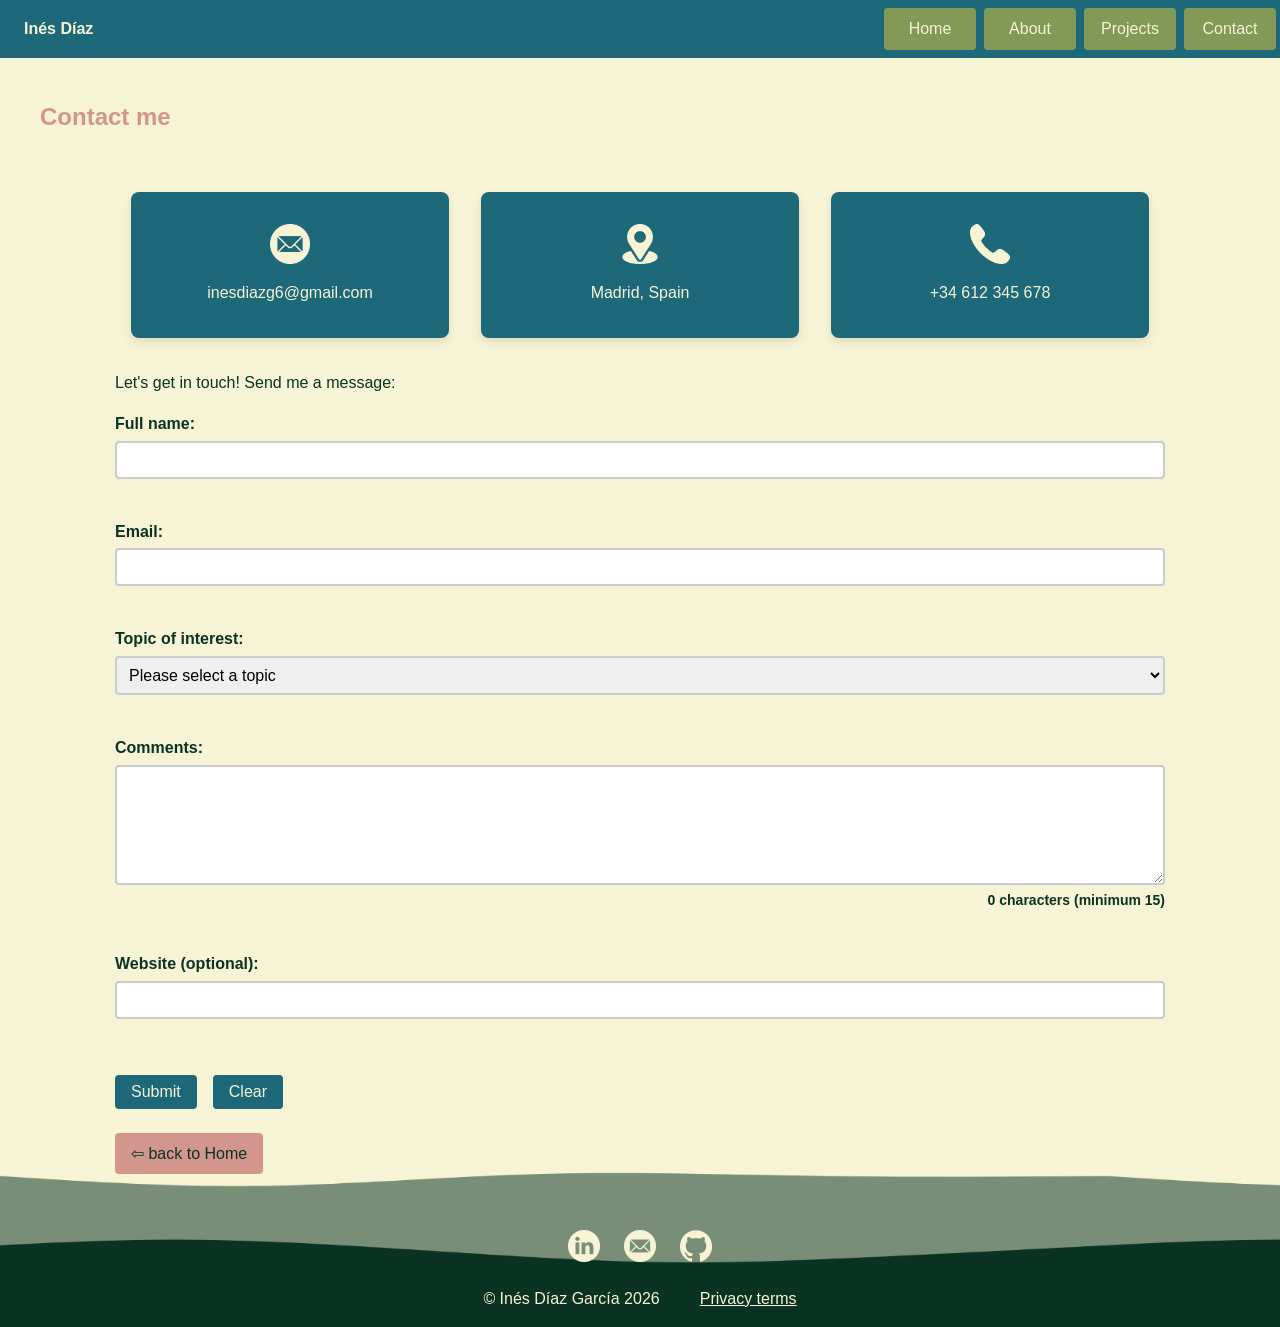
<file: lab2/contact.html>
<!DOCTYPE html>
<html lang="en">
<head>
    <meta charset="UTF-8">
    <meta name="viewport" content="width=device-width, initial-scale=1.0">
    <title>Contact</title>
    <link rel="stylesheet" href="css/styles.css" />
    <link rel="stylesheet" href="css/feedback.css" />
    <script src="js/feedback.js" defer></script>
</head>
<body>
    <div id="page-container">
        <div id="content-wrap">
            <div class="nav-bar">
                <p class="site-name">Inés Díaz</p>
                <div class="nav-links">
                    <a href="index.html" target="_blank">Home</a>
                    <a href="about.html" target="_blank">About</a>
                    <a href="projects.html" target="_blank">Projects</a>
                    <a href="contact.html" target="_blank">Contact</a>
                </div>
            </div>

            <header>Contact me</header>

            <main>
                <div class="contact-info">
                    <div class="contact-info-item">
                        <img src="imgs/email-light.png">
                        <a href="mailto:inesdiazg6@gmail.com" target="_blank">inesdiazg6@gmail.com</a>
                    </div>
                    <div class="contact-info-item">
                        <img src="imgs/location-light.png">
                        <p>Madrid, Spain</p>
                    </div>
                    <div class="contact-info-item">
                        <img src="imgs/phone-light.png">
                        <p>+34 612 345 678</p>
                    </div>
                </div>

                <p>Let's get in touch! Send me a message:</p>
                    <!-- Form for GRADE 3 -->
                    <form id="feedback-form" class="form" novalidate>
                        <!-- Full name -->
                        <div class="form-group">
                            <label for="fullname">Full name:</label>
                            <input type="text" id="fullname" name="fullname" required>
                            <span class="error-msg" id="error-fullname"></span>
                        </div>

                        <!-- Email -->
                        <div class="form-group">
                            <label for="email">Email:</label>
                            <input type="email" id="email" name="email" required>
                            <span class="error-msg" id="error-email"></span>
                        </div>

                        <!-- Topic of Interest -->
                        <div class="form-group">
                            <label for="topic">Topic of interest:</label>
                            <select id="topic" name="topic" required>
                                <option value="">Please select a topic</option>
                                <option value="portfolio">Portfolio feedback</option>
                                <option value="projects">Collaboration on projects</option>
                                <option value="other">Other</option>
                            </select>
                            <span class="error-msg" id="error-topic"></span>
                        </div>

                        <!-- Comments -->
                        <div class="form-group">
                            <label for="comments">Comments:</label>
                            <textarea id="comments" name="comments" required></textarea>
                            <div class="counter-wrapper">
                                <span id="char-counter" class="counter">0 characters (minimum 15)</span>
                            </div>
                            <span class="error-msg" id="error-comments"></span>
                        </div>

                        <!-- Website (optional) -->
                        <div class="form-group">
                            <label for="website">Website (optional):</label>
                            <input type="url" id="website" name="website">
                            <span class="error-msg" id="error-website"></span>
                        </div>

                        <!-- Buttons -->
                        <div class="form-actions">
                            <button type="submit" class="submit-button">Submit</button>
                            <button type="button" id="clear-btn" class="clear-button">Clear</button>
                        </div>

                        <!-- Status area (success message) -->
                        <div id="status-area" class="status-area" role="status" aria-live="polite"></div>
                    </form>

                <a class="back-home" href="index.html">&#8678; back to Home</a>
            </main>
        </div>

        <footer id="footer">
            <div class="footer-icons">
                <a href="https://www.linkedin.com/in/ines-diaz-garcia/" target="_blank"><img src="imgs/linkedin-light.png"></a>
                <a href="mailto:inesdiazg6@gmail.com" target="_blank"><img src="imgs/email-light.png"></a>
                <a href="https://github.com/" target="_blank"><img src="imgs/github-light.png"></a>
            </div>
            <div class="footer-bottom">
                <p>© Inés Díaz García 2026</p>
                <a href="https://www.osano.com/articles/data-privacy-terms" target=_blank>Privacy terms</a>
            </div>
        </footer>
    </div>
</body>
</html>
</file>
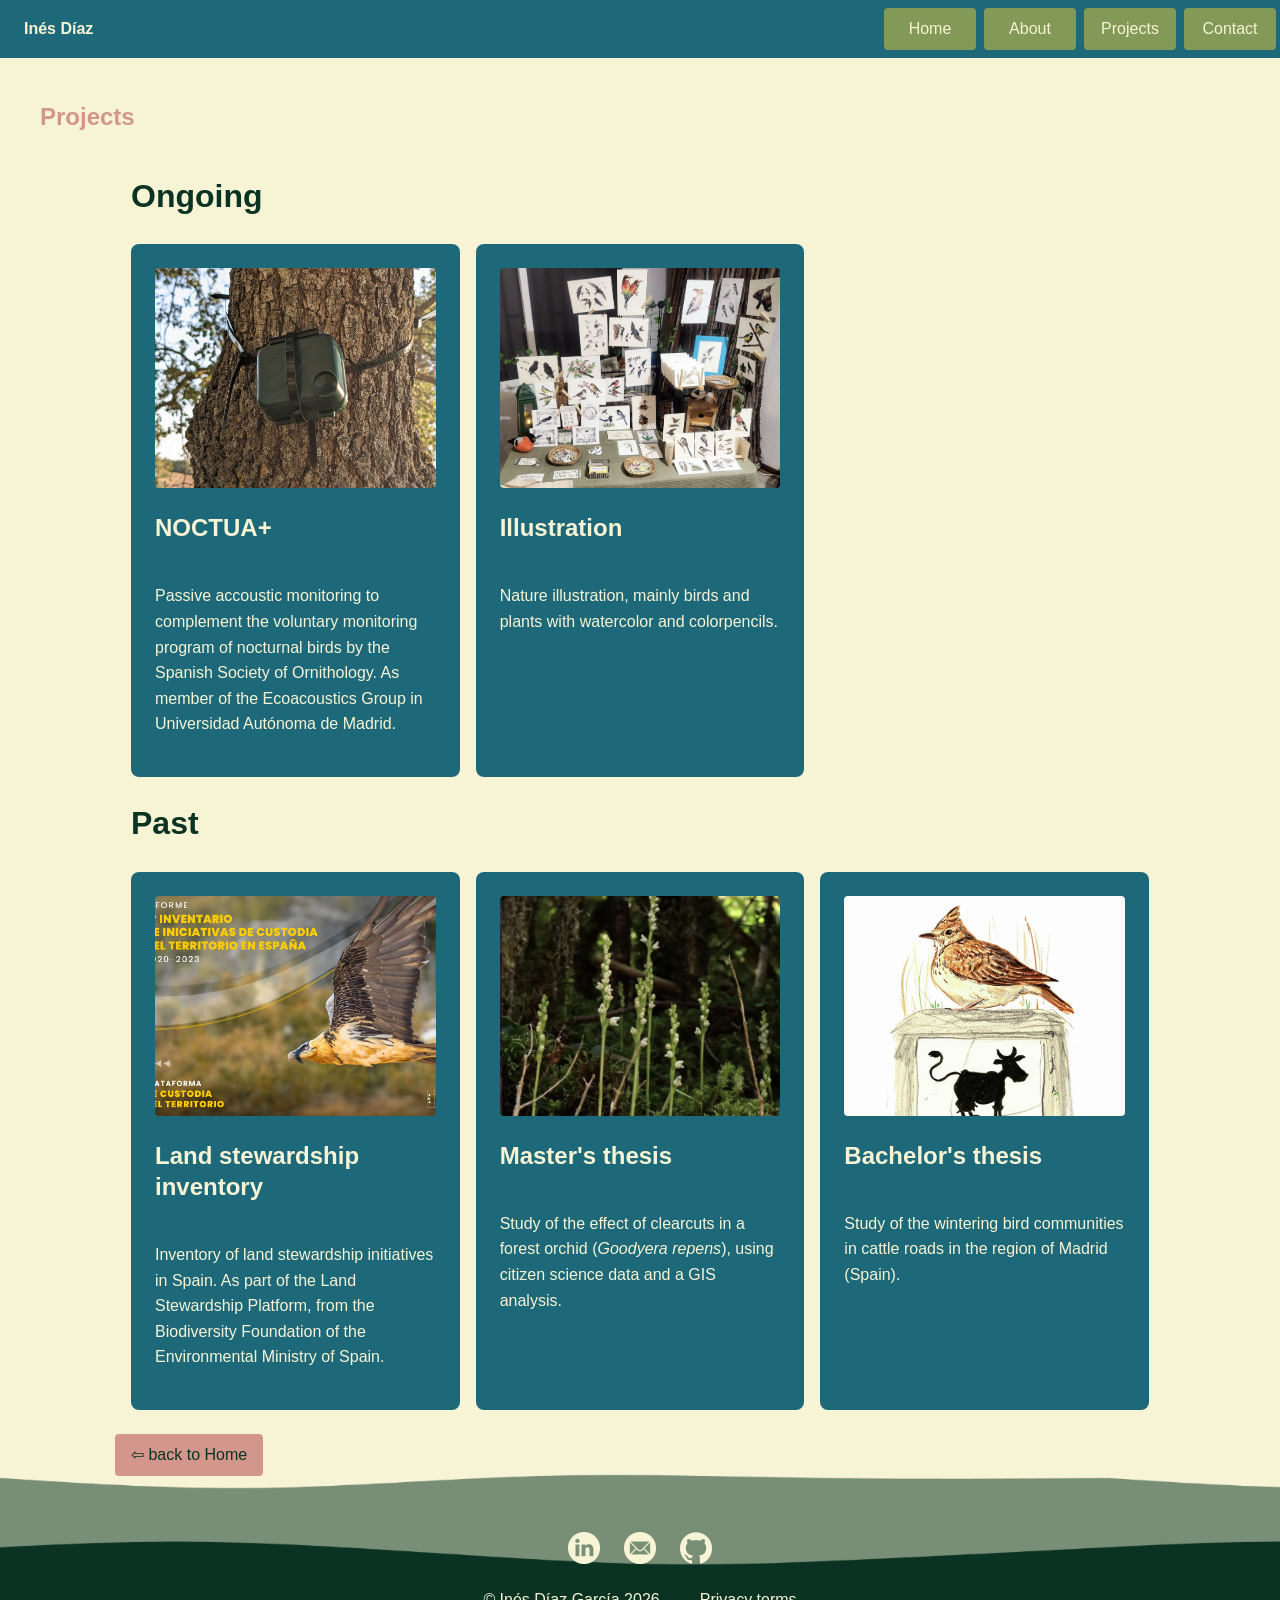
<file: lab2/projects.html>
<!DOCTYPE html>
<html lang="en">
<head>
    <meta charset="UTF-8">
    <meta name="viewport" content="width=device-width, initial-scale=1.0">
    <title>Projects</title>
    <link rel="stylesheet" href="css/styles.css" />
</head>
<body>
    <div id="page-container">
        <div id="content-wrap">
            <div class="nav-bar">
                <p class="site-name">Inés Díaz</p>
                <div class="nav-links">
                    <a href="index.html" target="_blank">Home</a>
                    <a href="about.html" target="_blank">About</a>
                    <a href="projects.html" target="_blank">Projects</a>
                    <a href="contact.html" target="_blank">Contact</a>
                </div>
            </div>

            <header>Projects</header>

            <main>
                
                <section class="projects">
                    <h2>Ongoing</h2>
                    <div class="projects-container">
                        <div class="project-box">
                            <div class="project-content">
                                <img src="imgs/recorder.jpg" alt='A photo of an autonomous recorder (brand "AudioMoth") tied to a tree trunk.'>
                                <h3>NOCTUA+</h3>
                                <p>Passive accoustic monitoring to complement the voluntary monitoring program of nocturnal birds by the Spanish Society of Ornithology. As member of the Ecoacoustics Group in Universidad Autónoma de Madrid.</p>
                            </div>
                        </div>
                        <div class="project-box">
                            <div class="project-content">
                                <img src="imgs/illustration.jpg" alt="A photo of a stand in a crafts fair. It's a table with a green cloth and aroun 30 prints of bird illustrations, some in horizontal in the table but most in vertical in a black metal grid.">
                                <h3>Illustration</h3>
                                <p>Nature illustration, mainly birds and plants with watercolor and colorpencils.</p>
                            </div>
                        </div>
                        <div class="project-box-fake">
                        </div>
                    </div>
                </section>
                <section class="projects">
                    <h2>Past</h2>
                    <div class="projects-container">
                        <div class="project-box">
                            <div class="project-content">
                                <img src="imgs/report.png" alt="A screenshot of the front page of the report ">
                                <h3>Land stewardship inventory</h3>
                                <p>Inventory of land stewardship initiatives in Spain. As part of the Land Stewardship Platform, from the Biodiversity Foundation of the Environmental Ministry of Spain.</p>
                            </div>
                        </div>
                        <div class="project-box">
                            <div class="project-content">
                                <img src="imgs/orchid.png" alt='A photo of the orchid <i>Goodyera repens</i> in a forest in Huesca (Spain). Several floral stems appear in the front with small green flowers, with moss and branches in the background.'>
                                <h3>Master's thesis</h3>
                                <p>Study of the effect of clearcuts in a forest orchid (<i>Goodyera repens</i>), using citizen science data and a GIS analysis.</p>
                            </div>
                        </div>
                        <div class="project-box">
                            <div class="project-content">
                                <img src="imgs\bach-thesis.png" alt="An illustration of a crested lark (<i>Gallerida cristata</i>) on top of a cattle road boundary stone, based on a photo taken in Madrid (Spain).">
                                <h3>Bachelor's thesis</h3>
                                <p>Study of the wintering bird communities in cattle roads in the region of Madrid (Spain).</p>
                            </div>
                        </div>
                    </div>
                </section>
                <a class="back-home" href="index.html">&#8678; back to Home</a>
                
            </main>
        </div>
        <footer id="footer">
            <div class="footer-icons">
                <a href="https://www.linkedin.com/in/ines-diaz-garcia/" target="_blank"><img src="imgs/linkedin-light.png"></a>
                <a href="mailto:inesdiazg6@gmail.com" target="_blank"><img src="imgs/email-light.png"></a>
                <a href="https://github.com/" target="_blank"><img src="imgs/github-light.png"></a>
            </div>
            <div class="footer-bottom">
                <p>© Inés Díaz García 2026</p>
                <a href="https://www.osano.com/articles/data-privacy-terms" target=_blank>Privacy terms</a>
            </div>
        </footer>

    </div>
</body>
</html>
</file>
<file: lab1/styles.css>
/*--------------------0. General styling--------------------*/

/*define variables*/
:root {
    /*color palette for the page*/
    --color-primary:   #1D6879;
    --color-secondary: #839958;
    --color-dark:      #0a3323;
    --color-light:     #F7F4D5;
    --color-accent:    #D3968C;

    /*fonts in rem so it scales with the user's zoom*/
    --font-base: Verdana, Geneva, sans-serif;

    --fs-xs:   0.75rem;
    --fs-sm:   0.875rem;
    --fs-base: 1rem;
    --fs-lg:   1.125rem;
    --fs-xl:   1.5rem;
    --fs-2xl:  2rem;

    --lh-tight: 1.3;
    --lh-base:  1.6;

    /*define margins for a more coherent view*/
    --space-xs: 4px;
    --space-sm: 8px;
    --space-md: 16px;
    --space-lg: 24px;
    --space-xl: 40px;

    /*radius*/
    --radius-sm: 4px;
    --radius-md: 8px;
    --radius-lg: 15px;
}

/*base*/
body {
    margin: 0;
    font-family: var(--font-base);
    font-size: var(--fs-base);
    line-height: var(--lh-base);
    color: var(--color-dark);
    background-color: var(--color-light);
}

h1, h2, h3 {
    line-height: var(--lh-tight);
    color: var(--color-dark);
}

h1 {margin: 0 0 var(--space-xl) 0;}
h2 { font-size: var(--fs-2xl); }
h3 { font-size: var(--fs-xl); }

a { color: var(--color-primary); }

/*general layout*/
#page-container {
    display: flex;
    flex-direction: column;
    min-height: 100vh;
    background-color: var(--color-light);
    background-image: url("imgs/footer.png");
    background-repeat: repeat-x;
    background-position: bottom left;
    background-size: auto 300px;
}

#content-wrap {
    flex: 1;
}

header {
    margin: var(--space-xl);
    font-size: var(--fs-xl);
    color: var(--color-accent);
    font-weight: 600;
}

main { /*the main content has a max width*/
    max-width: 1050px;
    margin: var(--space-xl) auto;
    padding: 0 var(--space-lg);
}

/*footer*/
#footer {
    background: transparent;
    padding-top: var(--space-md);
    width: 100%;
}

.footer-bottom {
    display: flex;
    align-items: center;
    justify-content: center;
    gap: var(--space-xl);
    color: var(--color-light);
}
.footer-bottom a {
    color: var(--color-light);
}

.footer-icons {
    display: flex;
    justify-content: center;
    gap: var(--space-lg);
}
.footer-icons img {
    height: 32px;
}

/*back-to-home button*/
.back-home {
    display: block;
    width: fit-content;
    padding: var(--space-sm) var(--space-md);
    margin: var(--space-lg) 0 0 0;
    background-color: var(--color-accent);
    color: var(--color-dark);
    text-decoration: none;
    border-radius: var(--radius-sm);
    transition: box-shadow 0.2s ease, transform 0.2s ease;
}
.back-home:hover {
    box-shadow: 0 4px 10px rgba(0, 0, 0, 0.2);
    transform: translateY(-2px);
}

/*navigation bar*/
.nav-bar {
    background-color: var(--color-primary);
    display: flex;
    align-items: center;
    justify-content: space-between;
}

.site-name {
    color: var(--color-light);
    padding-left: var(--space-lg);
    font-weight: bold;
}

.nav-links {
    display: flex;
}

.nav-links a {
    width: 60px;
    padding: var(--space-sm) var(--space-md);
    margin: var(--space-xs);
    text-align: center;
    text-decoration: none;
    background-color: var(--color-secondary);
    color: var(--color-light);
    border-radius: var(--radius-sm);
    transition: background-color 0.2s ease, box-shadow 0.2s ease, transform 0.2s ease;
}
.nav-links a:hover {
    background-color: var(--color-accent);
    color: var(--color-dark);
    box-shadow: 0 4px 10px rgba(0, 0, 0, 0.2);
    transform: translateY(-2px);
}

/*--------------------1. HOME PAGE--------------------*/
.presentation {
    display: flex;
    flex-direction: row;
    gap: var(--space-xl);
    align-items: flex-start;
    margin-top: var(--space-lg);
}

.presentation-img {
    flex: 0 0 35%; /*always 35%*/
    max-width: 400px;
}

.presentation-img img {
    width: 100%;
    border-radius: var(--radius-md);
    box-shadow: 0 6px 20px rgba(0, 0, 0, 0.15);
    display: block;
}

.presentation-right {
    flex: 1;
    display: flex;
    flex-direction: column;
    gap: var(--space-lg);
}

.presentation-text {
    font-size: var(--fs-xl);
    margin: 0;
}


.buttons-to-pages {
    display: flex;
    gap: var(--space-md);
}

.buttons-to-pages a {
    flex: 1;
    padding: var(--space-md);
    border-radius: var(--radius-lg);
    background-color: var(--color-primary);
    color: var(--color-light);
    text-align: center;
    text-decoration: none;
    transition: background-color 0.2s ease, box-shadow 0.2s ease, transform 0.2s ease;
}

.buttons-to-pages a:hover {
    background-color: var(--color-accent);
    color: var(--color-dark);
    box-shadow: 0 6px 14px rgba(0, 0, 0, 0.25);
    transform: translateY(-3px);
}

/*--------------------2. ABOUT--------------------*/

.about-text{
    background-color: var(--color-accent);
    color: var(--color-dark);
    border-radius: var(--radius-md);
    padding: var(--space-sm);
}

.aptitudes {
    background-color: var(--color-light);
    margin: var(--space-md);
}

.aptitudes-container {
    display: flex;
    overflow: auto;
    gap: var(--space-md);
}

.aptitude-box {
    display: flex;
    flex: 1 1 0;
    flex-direction: column;
    align-items: center;
    padding: var(--space-md);
    background-color: var(--color-light);
    border: 1px solid var(--color-secondary);
    border-radius: var(--radius-md);
}

.aptitude-box h3 {
    margin-top: var(--space-xs);
    margin-bottom: var(--space-sm);
}

.aptitude-entry {
    width: 280px;
    margin-bottom: var(--space-sm);
}

.aptitude-item {
    display: flex;
    flex-direction: row;
    align-items: center;
    justify-content: space-between;
    width: 100%;
    height: 32px;
    box-sizing: border-box;
    padding-left: var(--space-sm);
    padding-right: var(--space-sm);
    background-color: var(--color-secondary);
    color: var(--color-light);
    border-radius: var(--radius-sm);
}

.aptitude-item p {
    margin: 0;
    color: var(--color-light);
}

.aptitude-desc {
    font-size: var(--fs-sm);
    font-style: italic;
    text-align: left;
    color: var(--color-dark);
}

.rating {
    display: flex;
    gap: var(--space-xs);
}

.circle,
.circle-checked {
    width: 15px;
    height: 15px;
    border-radius: 50%;
    border: 1px solid var(--color-dark);
}

.circle { background-color: var(--color-light); }
.circle-checked { background-color: var(--color-dark); }

/*timeline*/
.timeline {
    background-color: var(--color-light);
    margin: var(--space-md);
}

.timeline ul {
    position: relative;
    display: flex;
    flex-direction: row-reverse;
    justify-content: center;
    align-items: stretch;
    gap: var(--space-lg);
    list-style: none;
    margin: 0;
    --line-top: 30px;
    padding: var(--line-top) 0 0 0;
    overflow: auto;
}

.timeline ul::before {
    content: ' ';
    position: absolute;
    top: var(--line-top);
    left: 0;
    width: 100%;
    height: 6px;
    background: rgb(127, 127, 127);
}

.timeline li {
    position: relative;
    flex: 1 1 0;
    display: flex;
    flex-direction: column;
}

.timeline-box {
    width: 100%;
    margin: -10px auto 15px auto;
    padding: var(--space-sm) var(--space-md);
    box-sizing: border-box;
    background-color: var(--color-accent);
    color: var(--color-dark);
    flex: 1;
    border-radius: var(--radius-md);
    box-shadow: 0 4px 10px rgba(0, 0, 0, 0.1);
}

.flag-wrapper {
    display: flex;
    flex-direction: column;
    gap: var(--space-xs);
    margin-bottom: var(--space-xs);
    border-radius: var(--radius-sm);
}

.flag {
    font-weight: 300;
    background-color: var(--color-primary);
    color: var(--color-light);
    padding: var(--space-xs) var(--space-sm);
    border-radius: var(--radius-sm);
}

.time {
    font-size: var(--fs-sm);
    margin: 0 0 var(--space-sm) 0;
}

.timeline-desc {
    font-style: italic;
    font-size: var(--fs-sm);
    margin: 0;
}

/*--------------------3. PROJECTS--------------------*/

.projects {
    background-color: var(--color-light);
    margin: var(--space-md);
}

.projects-container {
    display: flex;
    gap: var(--space-md);
}

.project-box {
    display: flex;
    flex-direction: column;
    flex: 1 1 0;
    padding: var(--space-lg);
    align-items: center;
    background-color: var(--color-primary);
    color: var(--color-light);
    border-radius: var(--radius-md);
}

.project-content {
    display: flex;
    flex-direction: column;
    width: 100%;
    max-width: 320px;
}

.project-content h3 {
    text-align: left;
    color: var(--color-light);
}

.project-content p {
    text-align: left;
    color: var(--color-light);
}

.project-content img {
    width: 100%;
    height: 220px;
    object-fit: cover;
    object-position: top;
    border-radius: var(--radius-sm);
}

.project-box-fake {
    display: flex;
    flex-direction: column;
    flex: 1 1 0;
    padding: var(--space-lg);
}

/*--------------------4. CONTACT--------------------*/

.contact-info {
    display: flex;
    margin-top: var(--space-lg);
    background-color: var(--color-light);
    align-items: center;
    justify-content: center;
}

.contact-info-item {
    flex: 1;
    margin: var(--space-md);
    display: flex;
    flex-direction: column;
    align-items: center;
    text-align: center;
    padding: var(--space-md);
    background-color: var(--color-primary);
    color: var(--color-light);
    border-radius: var(--radius-md);
    box-shadow: 0 4px 10px rgba(0, 0, 0, 0.1);
}

.contact-info-item img {
    height: 40px;
    margin: var(--space-md);
}

.contact-info-item p,
.contact-info a {
    margin: 0 0 var(--space-md) 0;
    text-decoration: none;
    color: var(--color-light);
}

.form {
    display: flex;
    flex-direction: column;
    background-color: var(--color-light);
    margin: var(--space-xl) 0;
}

.form-top {
    display: flex;
    flex-direction: row;
    gap: var(--space-lg);
    padding: var(--space-md) 0;
    align-items: center;
}

.form-top-item {
    display: flex;
    flex: 1 1 0;
    gap: var(--space-sm);
    align-items: center;
}

.form-top-item input {
    flex: 1;
    padding: var(--space-xs) var(--space-sm);
    border: 1px solid var(--color-secondary);
    border-radius: var(--radius-sm);
}

.form-bottom {
    display: flex;
    flex-direction: column;
    gap: var(--space-sm);
    padding: var(--space-md) 0;
}

.form-top label,
.form-bottom label {
    font-weight: bold;
    color: var(--color-primary);
    font-size: var(--fs-sm);
    text-transform: uppercase;
    letter-spacing: 0.5px;
}

.form-bottom input,
.form-bottom textarea {
    padding: var(--space-xs) var(--space-sm);
    border: 1px solid var(--color-secondary);
    border-radius: var(--radius-sm);
}

textarea {
    height: 100px;
    resize: vertical; /*allow only to change in the vertical*/
}

/*change border highlight color*/
.form-top-item input:focus,
.form-bottom input:focus,
.form-bottom textarea:focus {
    outline: 2px solid rgb(127, 127, 127);
}

.form-top-item input,
.form-bottom input,
.form-bottom textarea {
    font-family: inherit;
}

.submit-button {
    margin-top: var(--space-md);
    padding: var(--space-sm) var(--space-md);
    background-color: var(--color-primary);
    color: var(--color-light);
    border: none;
    border-radius: var(--radius-sm);
    cursor: pointer;
    align-self: flex-start;
    transition: background-color 0.2s ease, box-shadow 0.2s ease, transform 0.2s ease;
}
.submit-button:hover {
    background-color: var(--color-secondary);
    box-shadow: 0 4px 10px rgba(0, 0, 0, 0.2);
    transform: translateY(-2px);
}

/*--------------------5. RESPONSIVE--------------------*/

/*Tablet*/
@media (max-width: 1023px) {

    /*header and main have less side margin*/
    header {
        margin: var(--space-lg);
    }

    main {
        padding: 0 var(--space-md);
        margin: var(--space-lg) auto;
    }

    /*presentation switches to a column layout*/
    .presentation {
        flex-direction: column;
        align-items: center;
        gap: var(--space-lg);
    }

    .presentation-img {
        flex: 0 0 auto;
        max-width: 280px;
    }

    .presentation-right {
        width: 100%;
    }

    /*buttons stack if they do not fit*/
    .buttons-to-pages {
        flex-wrap: wrap;
    }

    .buttons-to-pages a {
        flex: 1 1 200px;
    }

    /*aptitudes: 2 columns instead of 3*/
    .aptitudes-container {
        flex-wrap: wrap;
    }

    .aptitude-box {
        flex: 1 1 45%;   /*at most 2 per row*/
        min-width: 280px;
    }

    /*projects: 2 columns instead of 3*/
    .projects-container {
        flex-wrap: wrap;
    }

    .project-box {
        flex: 1 1 45%;
        min-width: 280px;
    }

    /*hide the fake box on tablet, because it's no longer needed*/
    .project-box-fake {
        display: none;
    }

    .contact-info-item {
        margin: var(--space-sm);
    }

    /*first and last name stack*/
    .form-top {
        flex-direction: column;
        align-items: stretch;
        gap: var(--space-md);
    }

    .form-top-item {
        flex: 1 1 auto;
        width: 100%;
    }
}

/*mobile phone*/
@media (max-width: 599px) {

    /*header and main with smaller margins*/
    header {
        margin: var(--space-md);
        font-size: var(--fs-lg);
    }

    main {
        margin: var(--space-md) auto;
        padding: 0 var(--space-sm);
    }

    /*nav-bar: smaller links*/
    .site-name {
        padding-left: var(--space-md);
        font-size: var(--fs-sm);
    }

    .nav-links a {
        width: auto;
        padding: var(--space-xs) var(--space-sm);
        font-size: var(--fs-xs);
    }

    /*presentation: everything in a single column*/
    .presentation {
        gap: var(--space-md);
    }

    .presentation-img {
        max-width: 220px;
    }

    .presentation-text {
        font-size: var(--fs-lg);
    }

    /*page buttons take the full width*/
    .buttons-to-pages {
        flex-direction: column;
    }

    .buttons-to-pages a {
        flex: 1 1 auto;
        width: 100%;
    }

    /*aptitudes: single column*/
    .aptitudes-container {
        flex-direction: column;
        overflow: visible;
    }

    .aptitude-box {
        flex: 1 1 auto;
        min-width: 0;
    }

    .aptitude-entry {
        width: 100%;
        max-width: 280px;
    }

    /*timeline: stacked vertically to avoid horizontal scrolling*/
    .timeline ul {
        flex-direction: column;
        padding-top: 0;
        gap: var(--space-md);
        overflow: visible;
        --line-top: 0;
    }

    .timeline ul::before {
        /*the line becomes vertical*/
        top: 0;
        left: 20px;
        width: 6px;
        height: 100%;
    }

    .timeline li {
        flex: 0 0 auto;
        padding-left: var(--space-xl);
    }

    .timeline-box {
        max-width: none;
        margin: 0 0 var(--space-md) 0;
    }

    /*projects: single column*/
    .projects-container {
        flex-direction: column;
    }

    .project-box {
        flex: 1 1 auto;
    }

    .project-content {
        max-width: 100%;
    }

    /*contact: stacked boxes*/
    .contact-info {
        flex-direction: column;
        gap: var(--space-md);
    }

    .contact-info-item {
        width: 100%;
        margin: 0;
    }

    /*form: more compact fields*/
    .form-top,
    .form-bottom {
        padding: var(--space-sm) 0;
    }

    /*footer: smaller*/
    .footer-icons {
        gap: var(--space-md);
    }

    .footer-icons img {
        height: 22px;
    }

    .footer-bottom {
        gap: var(--space-md);
        padding: var(--space-sm) 0;
        font-size: var(--fs-xs);
    }
}
</file>
<file: lab2/css/styles.css>
/*--------------------0. General styling--------------------*/

/*define variables*/
:root {
    /*color palette for the page*/
    --color-primary:   #1D6879;
    --color-secondary: #839958;
    --color-dark:      #0a3323;
    --color-light:     #F7F4D5;
    --color-accent:    #D3968C;

    /*fonts in rem so it scales with the user's zoom*/
    --font-base: Verdana, Geneva, sans-serif;

    --fs-xs:   0.75rem;
    --fs-sm:   0.875rem;
    --fs-base: 1rem;
    --fs-lg:   1.125rem;
    --fs-xl:   1.5rem;
    --fs-2xl:  2rem;

    --lh-tight: 1.3;
    --lh-base:  1.6;

    /*define margins for a more coherent view*/
    --space-xs: 4px;
    --space-sm: 8px;
    --space-md: 16px;
    --space-lg: 24px;
    --space-xl: 40px;

    /*radius*/
    --radius-sm: 4px;
    --radius-md: 8px;
    --radius-lg: 15px;
}

/*base*/
body {
    margin: 0;
    font-family: var(--font-base);
    font-size: var(--fs-base);
    line-height: var(--lh-base);
    color: var(--color-dark);
    background-color: var(--color-light);
}

h1, h2, h3 {
    line-height: var(--lh-tight);
    color: var(--color-dark);
}

h1 {margin: 0 0 var(--space-xl) 0;}
h2 { font-size: var(--fs-2xl); }
h3 { font-size: var(--fs-xl); }

a { color: var(--color-primary); }

/*general layout*/
#page-container {
    display: flex;
    flex-direction: column;
    min-height: 100vh;
    background-color: var(--color-light);
    background-image: url("../imgs/footer.png");
    background-repeat: repeat-x;
    background-position: bottom left;
    background-size: auto 300px;
}

#content-wrap {
    flex: 1;
}

header {
    margin: var(--space-xl);
    font-size: var(--fs-xl);
    color: var(--color-accent);
    font-weight: 600;
}

main { /*the main content has a max width*/
    max-width: 1050px;
    margin: var(--space-xl) auto;
    padding: 0 var(--space-lg);
}

/*footer*/
#footer {
    background: transparent;
    padding-top: var(--space-md);
    width: 100%;
}

.footer-bottom {
    display: flex;
    align-items: center;
    justify-content: center;
    gap: var(--space-xl);
    color: var(--color-light);
}
.footer-bottom a {
    color: var(--color-light);
}

.footer-icons {
    display: flex;
    justify-content: center;
    gap: var(--space-lg);
}
.footer-icons img {
    height: 32px;
}

/*back-to-home button*/
.back-home {
    display: block;
    width: fit-content;
    padding: var(--space-sm) var(--space-md);
    margin: var(--space-lg) 0 0 0;
    background-color: var(--color-accent);
    color: var(--color-dark);
    text-decoration: none;
    border-radius: var(--radius-sm);
    transition: box-shadow 0.2s ease, transform 0.2s ease;
}
.back-home:hover {
    box-shadow: 0 4px 10px rgba(0, 0, 0, 0.2);
    transform: translateY(-2px);
}

/*navigation bar*/
.nav-bar {
    background-color: var(--color-primary);
    display: flex;
    align-items: center;
    justify-content: space-between;
}

.site-name {
    color: var(--color-light);
    padding-left: var(--space-lg);
    font-weight: bold;
}

.nav-links {
    display: flex;
}

.nav-links a {
    width: 60px;
    padding: var(--space-sm) var(--space-md);
    margin: var(--space-xs);
    text-align: center;
    text-decoration: none;
    background-color: var(--color-secondary);
    color: var(--color-light);
    border-radius: var(--radius-sm);
    transition: background-color 0.2s ease, box-shadow 0.2s ease, transform 0.2s ease;
}
.nav-links a:hover {
    background-color: var(--color-accent);
    color: var(--color-dark);
    box-shadow: 0 4px 10px rgba(0, 0, 0, 0.2);
    transform: translateY(-2px);
}

/*--------------------1. HOME PAGE--------------------*/
.presentation {
    display: flex;
    flex-direction: row;
    gap: var(--space-xl);
    align-items: flex-start;
    margin-top: var(--space-lg);
}

.presentation-img {
    flex: 0 0 35%; /*always 35%*/
    max-width: 400px;
}

.presentation-img img {
    width: 100%;
    border-radius: var(--radius-md);
    box-shadow: 0 6px 20px rgba(0, 0, 0, 0.15);
    display: block;
}

.presentation-right {
    flex: 1;
    display: flex;
    flex-direction: column;
    gap: var(--space-lg);
}

.presentation-text {
    font-size: var(--fs-xl);
    margin: 0;
}


.buttons-to-pages {
    display: flex;
    gap: var(--space-md);
}

.buttons-to-pages a {
    flex: 1;
    padding: var(--space-md);
    border-radius: var(--radius-lg);
    background-color: var(--color-primary);
    color: var(--color-light);
    text-align: center;
    text-decoration: none;
    transition: background-color 0.2s ease, box-shadow 0.2s ease, transform 0.2s ease;
}

.buttons-to-pages a:hover {
    background-color: var(--color-accent);
    color: var(--color-dark);
    box-shadow: 0 6px 14px rgba(0, 0, 0, 0.25);
    transform: translateY(-3px);
}

/*--------------------2. ABOUT--------------------*/

.about-text{
    background-color: var(--color-accent);
    color: var(--color-dark);
    border-radius: var(--radius-md);
    padding: var(--space-sm);
}

.aptitudes {
    background-color: var(--color-light);
    margin: var(--space-md);
}

.aptitudes-container {
    display: flex;
    overflow: auto;
    gap: var(--space-md);
}

.aptitude-box {
    display: flex;
    flex: 1 1 0;
    flex-direction: column;
    align-items: center;
    padding: var(--space-md);
    background-color: var(--color-light);
    border: 1px solid var(--color-secondary);
    border-radius: var(--radius-md);
}

.aptitude-box h3 {
    margin-top: var(--space-xs);
    margin-bottom: var(--space-sm);
}

.aptitude-entry {
    width: 280px;
    margin-bottom: var(--space-sm);
}

.aptitude-item {
    display: flex;
    flex-direction: row;
    align-items: center;
    justify-content: space-between;
    width: 100%;
    height: 32px;
    box-sizing: border-box;
    padding-left: var(--space-sm);
    padding-right: var(--space-sm);
    background-color: var(--color-secondary);
    color: var(--color-light);
    border-radius: var(--radius-sm);
}

.aptitude-item p {
    margin: 0;
    color: var(--color-light);
}

.aptitude-desc {
    font-size: var(--fs-sm);
    font-style: italic;
    text-align: left;
    color: var(--color-dark);
}

.rating {
    display: flex;
    gap: var(--space-xs);
}

.circle,
.circle-checked {
    width: 15px;
    height: 15px;
    border-radius: 50%;
    border: 1px solid var(--color-dark);
}

.circle { background-color: var(--color-light); }
.circle-checked { background-color: var(--color-dark); }

/*timeline*/
.timeline {
    background-color: var(--color-light);
    margin: var(--space-md);
}

.timeline ul {
    position: relative;
    display: flex;
    flex-direction: row;
    justify-content: flex-start;
    align-items: stretch;
    gap: var(--space-lg);
    list-style: none;
    margin: 0;
    --line-top: 30px;
    padding: var(--line-top) 0 0 0;
    overflow-x: auto; /* only horizontal scroll */
}

.timeline ul::before {
    content: ' ';
    position: absolute;
    top: var(--line-top);
    left: 0;
    width: 100%;
    height: 6px;
    background: rgb(127, 127, 127);
}

.timeline li {
    position: relative;
    flex: 0 0 250px; /* fixed 250px, so it doesn't get too small*/
    display: flex;
    flex-direction: column;
}

.timeline li:first-child { /* to center the elements*/
    margin-left: auto;
}

.timeline li:last-child {
    margin-right: auto;
}

.timeline-box {
    width: 100%;
    margin: -10px auto 15px auto;
    padding: var(--space-sm) var(--space-md);
    box-sizing: border-box;
    background-color: var(--color-accent);
    color: var(--color-dark);
    flex: 1;
    border-radius: var(--radius-md);
    box-shadow: 0 4px 10px rgba(0, 0, 0, 0.1);
}

.flag-wrapper {
    display: flex;
    flex-direction: column;
    gap: var(--space-xs);
    margin-bottom: var(--space-xs);
    border-radius: var(--radius-sm);
}

.flag {
    font-weight: 300;
    background-color: var(--color-primary);
    color: var(--color-light);
    padding: var(--space-xs) var(--space-sm);
    border-radius: var(--radius-sm);
}

.time {
    font-size: var(--fs-sm);
    margin: 0 0 var(--space-sm) 0;
}

.timeline-desc {
    font-style: italic;
    font-size: var(--fs-sm);
    margin: 0;
}

/*--------------------3. PROJECTS--------------------*/

.projects {
    background-color: var(--color-light);
    margin: var(--space-md);
}

.projects-container {
    display: flex;
    gap: var(--space-md);
}

.project-box {
    display: flex;
    flex-direction: column;
    flex: 1 1 0;
    padding: var(--space-lg);
    align-items: center;
    background-color: var(--color-primary);
    color: var(--color-light);
    border-radius: var(--radius-md);
}

.project-content {
    display: flex;
    flex-direction: column;
    width: 100%;
    max-width: 320px;
}

.project-content h3 {
    text-align: left;
    color: var(--color-light);
}

.project-content p {
    text-align: left;
    color: var(--color-light);
}

.project-content img {
    width: 100%;
    height: 220px;
    object-fit: cover;
    object-position: top;
    border-radius: var(--radius-sm);
}

.project-box-fake {
    display: flex;
    flex-direction: column;
    flex: 1 1 0;
    padding: var(--space-lg);
}

/*--------------------4. CONTACT--------------------*/

.contact-info {
    display: flex;
    margin-top: var(--space-lg);
    background-color: var(--color-light);
    align-items: center;
    justify-content: center;
}

.contact-info-item {
    flex: 1;
    margin: var(--space-md);
    display: flex;
    flex-direction: column;
    align-items: center;
    text-align: center;
    padding: var(--space-md);
    background-color: var(--color-primary);
    color: var(--color-light);
    border-radius: var(--radius-md);
    box-shadow: 0 4px 10px rgba(0, 0, 0, 0.1);
}

.contact-info-item img {
    height: 40px;
    margin: var(--space-md);
}

.contact-info-item p,
.contact-info a {
    margin: 0 0 var(--space-md) 0;
    text-decoration: none;
    color: var(--color-light);
}


/*--------------------5. RESPONSIVE--------------------*/

/*Tablet*/
@media (max-width: 1023px) {

    /*header and main have less side margin*/
    header {
        margin: var(--space-lg);
    }

    main {
        padding: 0 var(--space-md);
        margin: var(--space-lg) auto;
    }

    /*presentation switches to a column layout*/
    .presentation {
        flex-direction: column;
        align-items: center;
        gap: var(--space-lg);
    }

    .presentation-img {
        flex: 0 0 auto;
        max-width: 280px;
    }

    .presentation-right {
        width: 100%;
    }

    /*buttons stack if they do not fit*/
    .buttons-to-pages {
        flex-wrap: wrap;
    }

    .buttons-to-pages a {
        flex: 1 1 200px;
    }

    /*aptitudes: 2 columns instead of 3*/
    .aptitudes-container {
        flex-wrap: wrap;
    }

    .aptitude-box {
        flex: 1 1 45%;   /*at most 2 per row*/
        min-width: 280px;
    }

    /*projects: 2 columns instead of 3*/
    .projects-container {
        flex-wrap: wrap;
    }

    .project-box {
        flex: 1 1 45%;
        min-width: 280px;
    }

    /*hide the fake box on tablet, because it's no longer needed*/
    .project-box-fake {
        display: none;
    }

    .contact-info-item {
        margin: var(--space-sm);
    }

    /*first and last name stack*/
    .form-top {
        flex-direction: column;
        align-items: stretch;
        gap: var(--space-md);
    }

    .form-top-item {
        flex: 1 1 auto;
        width: 100%;
    }
}

/*mobile phone*/
@media (max-width: 599px) {

    /*header and main with smaller margins*/
    header {
        margin: var(--space-md);
        font-size: var(--fs-lg);
    }

    main {
        margin: var(--space-md) auto;
        padding: 0 var(--space-sm);
    }

    /*nav-bar: smaller links*/
    .site-name {
        padding-left: var(--space-md);
        font-size: var(--fs-sm);
    }

    .nav-links a {
        width: auto;
        padding: var(--space-xs) var(--space-sm);
        font-size: var(--fs-xs);
    }

    /*presentation: everything in a single column*/
    .presentation {
        gap: var(--space-md);
    }

    .presentation-img {
        max-width: 220px;
    }

    .presentation-text {
        font-size: var(--fs-lg);
    }

    /*page buttons take the full width*/
    .buttons-to-pages {
        flex-direction: column;
    }

    .buttons-to-pages a {
        flex: 1 1 auto;
        width: 100%;
    }

    /*aptitudes: single column*/
    .aptitudes-container {
        flex-direction: column;
        overflow: visible;
    }

    .aptitude-box {
        flex: 1 1 auto;
        min-width: 0;
    }

    .aptitude-entry {
        width: 100%;
        max-width: 280px;
    }

    /*timeline: stacked vertically to avoid horizontal scrolling*/
    .timeline ul {
        flex-direction: column;
        padding-top: 0;
        gap: var(--space-md);
        overflow: visible;
        --line-top: 0;
    }

    .timeline ul::before {
        /*the line becomes vertical*/
        top: 0;
        left: 20px;
        width: 6px;
        height: 100%;
    }

    .timeline li {
        flex: 0 0 auto;
        padding-left: var(--space-xl);
    }

    .timeline-box {
        max-width: none;
        margin: 0 0 var(--space-md) 0;
    }

    /*projects: single column*/
    .projects-container {
        flex-direction: column;
    }

    .project-box {
        flex: 1 1 auto;
    }

    .project-content {
        max-width: 100%;
    }

    /*contact: stacked boxes*/
    .contact-info {
        flex-direction: column;
        gap: var(--space-md);
    }

    .contact-info-item {
        width: 100%;
        margin: 0;
    }

    /*form: more compact fields*/
    .form-top,
    .form-bottom {
        padding: var(--space-sm) 0;
    }

    /*footer: smaller*/
    .footer-icons {
        gap: var(--space-md);
    }

    .footer-icons img {
        height: 22px;
    }

    .footer-bottom {
        gap: var(--space-md);
        padding: var(--space-sm) 0;
        font-size: var(--fs-xs);
    }
}
</file>
<file: lab2/css/skills.css>
/* Container for the filter buttons */
.skills-controls {
    display: flex;
    flex-wrap: wrap;
    gap: var(--space-sm);
    margin-bottom: var(--space-lg);
    justify-content: center;
}

/* Filter buttons base style */
.filter-btn {
    background-color: var(--color-light);
    color: var(--color-dark);
    border: 2px solid var(--color-secondary);
    padding: var(--space-xs) var(--space-md);
    border-radius: var(--radius-lg);
    cursor: pointer;
    font-family: var(--font-base);
    font-size: var(--fs-sm);
    font-weight: 600;
    transition: all 0.2s ease;
}

.filter-btn:hover {
    background-color: var(--color-secondary);
    color: var(--color-light);
}

/* Active filter button state */
.filter-btn.active {
    background-color: var(--color-primary);
    color: var(--color-light);
    border-color: var(--color-primary);
}

/* Focus state for keyboard navigation */
.filter-btn:focus-visible {
    outline: 3px solid var(--color-primary);
    outline-offset: 2px;
}

/* Counter and sort */
.skills-sort-counter {
    text-align: center;
    margin-bottom: var(--space-lg);
    font-size: var(--fs-sm);
    font-weight: bold;
    color: var(--color-primary);
}

.sort-wrapper {
    display: flex;
    align-items: center;
    justify-content: center;
    gap: var(--space-sm);
    margin-bottom: var(--space-md);
}

.sort-wrapper select {
    padding: var(--space-xs);
    border: 2px solid var(--color-secondary);
    border-radius: var(--radius-sm);
    font-family: var(--font-base);
    background-color: white;
    cursor: pointer;
}

.sort-wrapper label {
    font-weight: bold;
    color: var(--color-dark);
}

/* Grid container for the cards */
.skills-grid {
    display: grid; /* responsive grid: it will fit as many 250px columns as it can */
    grid-template-columns: repeat(auto-fill, minmax(250px, 1fr));
    gap: var(--space-md);
}

/* Individual skill card */
.skill-card {
    background-color: var(--color-light);
    border: 1px solid var(--color-secondary);
    border-radius: var(--radius-md);
    padding: var(--space-md);
    display: flex;
    flex-direction: column;
    gap: var(--space-xs);
}

.skill-card h3 {
    margin: 0;
    font-size: var(--fs-lg);
    color: var(--color-dark);
}

.skill-card p {
    margin: 0;
    font-size: var(--fs-sm);
}

.skill-description {
    font-style: italic;
    color: #555;
}

/* Category label inside the card */
.category-label {
    display: inline-block;
    background-color: var(--color-accent);
    color: var(--color-dark);
    padding: 2px 8px;
    border-radius: var(--radius-sm);
    font-size: var(--fs-xs);
    font-weight: bold;
    align-self: flex-start; /* keeps the label from stretching the whole width */
}

@media (max-width: 599px) {
    /* Stack the sort dropdown and counter vertically on small screens */
    .skills-sort-counter {
        display: flex;
        flex-direction: column;
        gap: var(--space-md);
    }

    .sort-wrapper {
        flex-direction: column;
        gap: var(--space-xs);
    }
    
    .sort-wrapper select {
        width: 100%; /* make the select dropdown full width on mobile */
    }

    /* Make filter buttons slightly smaller on mobile */
    .filter-btn {
        padding: var(--space-xs) var(--space-sm);
        font-size: var(--fs-xs);
    }
    
    /* Make skill cards full width on mobile */
    .skills-grid {
        grid-template-columns: 1fr;
    }
}
</file>
<file: lab2/css/feedback.css>
/* Base styles for the form inputs */
.form-group {
    margin-bottom: var(--space-md);
    display: flex;
    flex-direction: column;
    gap: var(--space-xs);
}

.form-group input, .form-group select, .form-group textarea {
    padding: var(--space-sm);
    border: 2px solid #ccc; /* neutral border */
    border-radius: var(--radius-sm);
    font-family: var(--font-base);
    font-size: var(--fs-base);
    transition: border-color 0.3s ease, box-shadow 0.3s ease;
}

.form-group textarea {
    min-height: 100px;
    resize: vertical;
}

.form-group label {
    font-weight: 600;
}

/* Focus state (strong visible outline) */
.form-group input:focus, .form-group select:focus, .form-group textarea:focus {
    outline: none;
    border-color: var(--color-primary);
    box-shadow: 0 0 0 3px rgba(29, 104, 121, 0.3);
}

/* Error state (red border) */
.form-group input.input-error, .form-group select.input-error, .form-group textarea.input-error {
    border-color: #d9534f;
    background-color: #fdf7f7;
}

/* Valid state (green border) */
.form-group input.input-valid, .form-group select.input-valid, .form-group textarea.input-valid {
    border-color: #5cb85c;
}

/* Error messages */
.error-msg {
    color: #d9534f;
    font-size: var(--fs-sm);
    font-weight: bold;
    min-height: 20px;
}

/* Character counter */
.counter-wrapper {
    display: flex;
    justify-content: flex-end;
    font-size: var(--fs-sm);
}

.counter {
    font-weight: bold;
}

/* Success status area */
.status-area {
    margin-top: var(--space-md);
    padding: var(--space-md);
    border-radius: var(--radius-sm);
    font-weight: bold;
    text-align: center;
    display: none; /* hidden by default */
}

.status-area.status-success {
    display: block; /* show when the class is added */
    background-color: #dff0d8;
    color: #3c763d;
    border: 2px solid #5cb85c;
}

/* Submit button*/
.submit-button {
    font-size: var(--fs-base);
    margin-top: var(--space-md);
    padding: var(--space-sm) var(--space-md);
    background-color: var(--color-primary);
    color: var(--color-light);
    border: none;
    border-radius: var(--radius-sm);
    cursor: pointer;
    align-self: flex-start;
    transition: background-color 0.2s ease, box-shadow 0.2s ease, transform 0.2s ease;
}

.submit-button:hover {
    background-color: var(--color-secondary);
    box-shadow: 0 4px 10px rgba(0, 0, 0, 0.2);
    transform: translateY(-2px);
}

/* Clear button */
.clear-button {
    font-size: var(--fs-base);
    margin-top: var(--space-md);
    padding: var(--space-sm) var(--space-md);
    background-color: var(--color-primary);
    color: var(--color-light);
    border: none;
    border-radius: var(--radius-sm);
    cursor: pointer;
    align-self: flex-start;
    transition: background-color 0.2s ease, box-shadow 0.2s ease, transform 0.2s ease;
}

.clear-button:hover {
    background-color: var(--color-primary);
    box-shadow: 0 4px 10px rgba(0, 0, 0, 0.2);
    transform: translateY(-2px);
}

/* Form actions (buttons container) */
.form-actions {
    display: flex;
    gap: var(--space-md);
    margin-top: var(--space-md);
}
</file>
